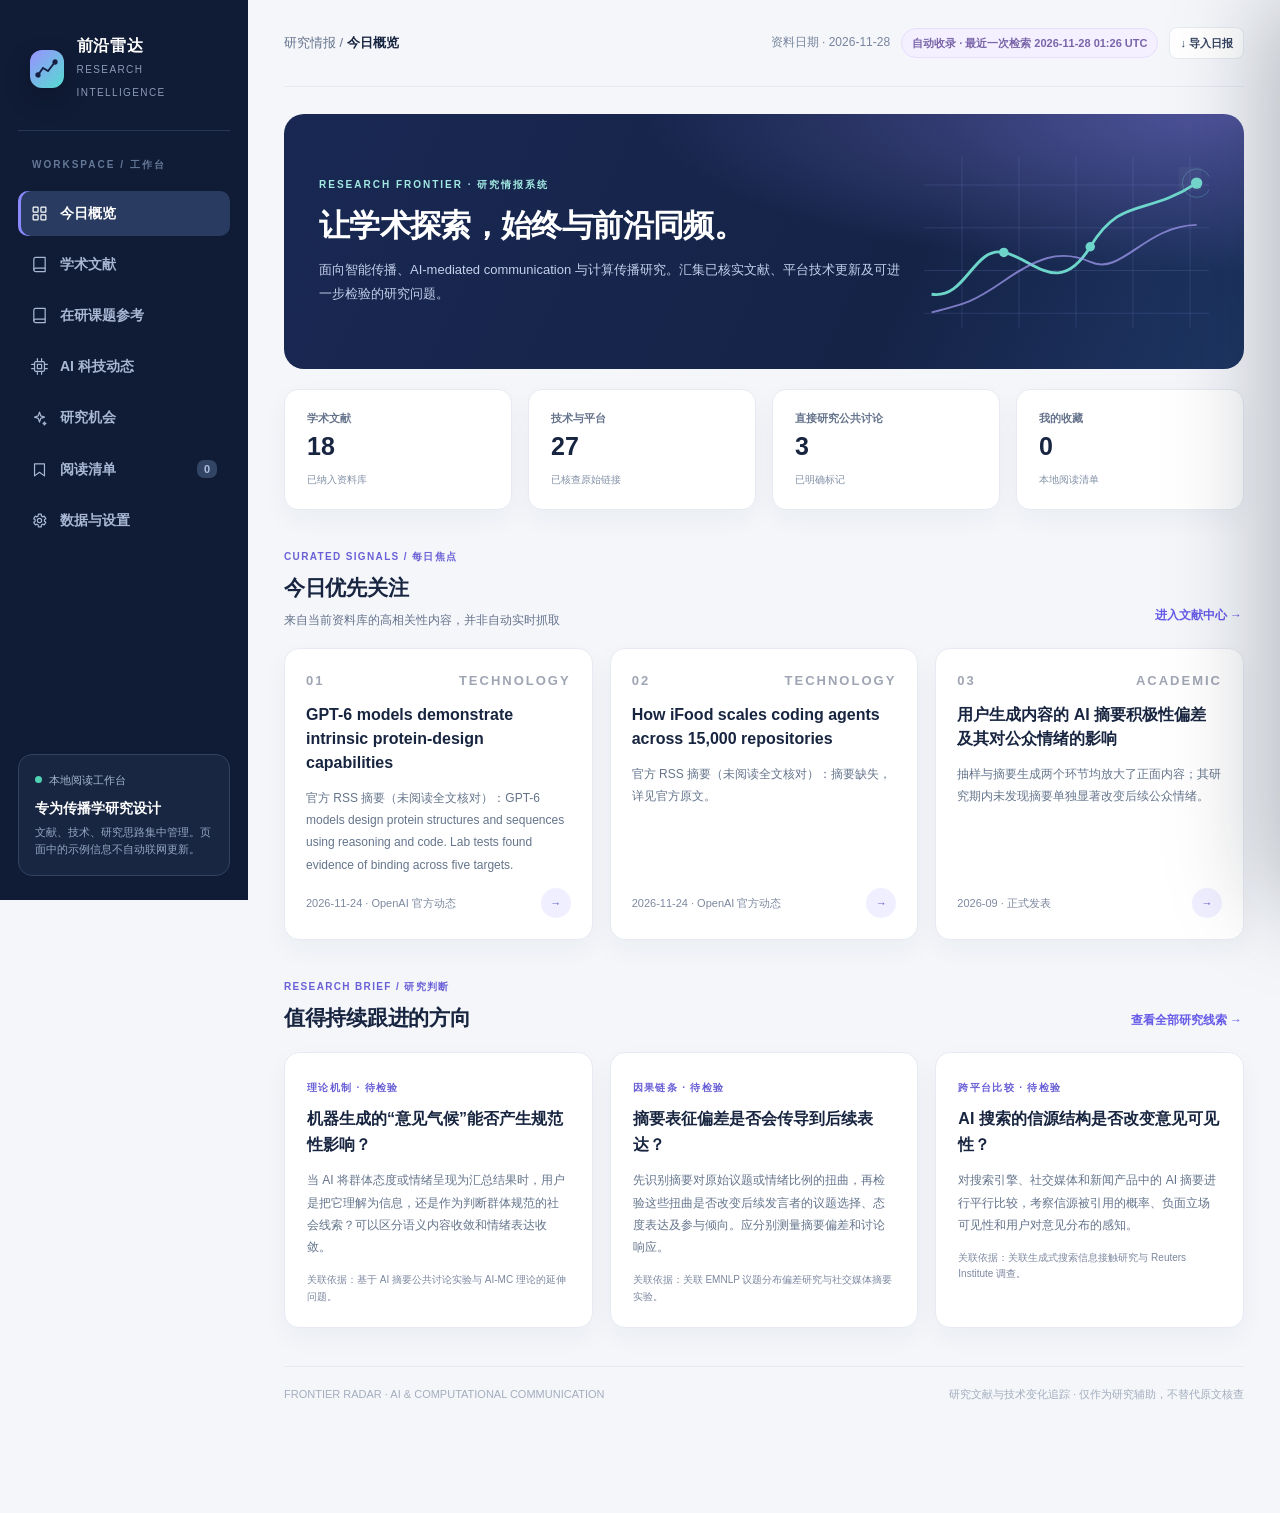
<file: index.html>
<!DOCTYPE html>
<html lang="zh-CN">
<head>
<meta charset="utf-8" />
<meta name="viewport" content="width=device-width, initial-scale=1" />
<meta name="color-scheme" content="light" />
<title>前沿雷达 · 智能传播与 AI 科研情报</title>
<style>
:root{--bg:#f4f6fa;--paper:#fff;--ink:#182540;--sub:#65738c;--line:#e7eaf1;--purple:#6559e8;--purplep:#f0efff;--teal:#0f9e98;--tealp:#e8f8f6;--nav:#101b35;--shadow:0 10px 26px rgba(22,39,75,.042)}
*{box-sizing:border-box}html{scroll-behavior:smooth}body{margin:0;background:var(--bg);color:var(--ink);font-family:Inter,-apple-system,BlinkMacSystemFont,"PingFang SC","Microsoft YaHei",sans-serif;font-size:14px;line-height:1.65}button,input,select,textarea{font:inherit}button{cursor:pointer}a{color:inherit}a:focus-visible,button:focus-visible,input:focus-visible,select:focus-visible,textarea:focus-visible{outline:3px solid #adadff;outline-offset:2px}.app{min-height:100vh;display:grid;grid-template-columns:248px minmax(0,1fr)}.sidebar{background:var(--nav);padding:29px 18px 24px;color:#d1dcf6;position:sticky;top:0;height:100vh;display:flex;flex-direction:column;gap:18px}.brand{display:flex;align-items:center;gap:13px;padding:6px 12px 26px;border-bottom:1px solid #273757}.brandmark{width:38px;height:38px;border-radius:12px;background:linear-gradient(135deg,#9a91ff,#54ddd0);display:grid;place-items:center;box-shadow:0 10px 24px #0a102155}.brandmark svg{width:24px;height:24px;color:#172044}.brand strong{display:block;font-size:16px;letter-spacing:.7px;color:white;line-height:1.4}.brand small{color:#8d9bb7;font-size:10px;letter-spacing:1.4px}.navtitle{font-size:10px;letter-spacing:2px;color:#647997;font-weight:800;padding:8px 14px 0}.nav{display:grid;gap:6px}.nav button{border:0;background:transparent;color:#a8b8d4;text-align:left;padding:11px 13px;border-radius:10px;display:flex;align-items:center;gap:12px;font-weight:600;width:100%}.nav button:hover{background:#1c2c4d;color:white}.nav button.active{background:#293b61;color:#fff;box-shadow:inset 3px 0 0 #8a89ff}.nav svg{width:17px;height:17px;flex-shrink:0}.nav .count{margin-left:auto;background:#334564;color:#aebee2;min-width:20px;text-align:center;border-radius:7px;padding:0 4px;font-size:11px}.aside-bottom{margin-top:auto;border:1px solid #334361;border-radius:14px;padding:16px;background:#182641}.aside-bottom .online{font-size:11px;color:#a5b5cf;display:flex;align-items:center;gap:7px}.online i{display:block;width:7px;height:7px;border-radius:50%;background:#50d2b4}.aside-bottom strong{display:block;font-size:14px;margin:8px 0 4px;color:#fff}.aside-bottom p{font-size:11px;color:#93a6c3;margin:0;line-height:1.6}.main{min-width:0;padding:0 36px 72px;max-width:1540px;width:100%;margin:auto}.topbar{min-height:87px;display:flex;align-items:center;justify-content:space-between;gap:20px;border-bottom:1px solid var(--line)}.breadcrumbs{color:var(--sub);font-size:13px}.breadcrumbs strong{color:var(--ink);font-weight:700}.top-actions{display:flex;align-items:center;gap:11px;flex-wrap:wrap}.date-label{font-size:12px;color:#77849d}.chip{font-size:11px;border-radius:50px;padding:5px 10px;background:#fff;color:#4e5f7d;border:1px solid var(--line);font-weight:700}.chip.sample{color:#7964a9;background:#f4f0ff;border-color:#e7ddfe}.btn{border:1px solid var(--line);border-radius:10px;background:white;padding:9px 15px;color:#344360;font-size:12px;font-weight:750;display:inline-flex;align-items:center;justify-content:center;gap:8px;transition:.16s}.btn:hover{border-color:#c1c5ea;box-shadow:0 5px 15px #23334a10}.btn.primary{background:var(--purple);color:white;border-color:var(--purple)}.btn.primary:hover{background:#5144cb}.btn.ghost{background:transparent}.btn.small{padding:6px 10px;border-radius:8px;font-size:11px}.btn svg,.icon{height:16px;width:16px;flex-shrink:0}.section{display:none}.section.active{display:block;animation:fadeIn .2s ease-out}@keyframes fadeIn{from{opacity:.75;transform:translateY(5px)}to{opacity:1;transform:none}}.hero{background:radial-gradient(ellipse at 100% 0%,#50549c 0%,transparent 44%),linear-gradient(115deg,#192852 5%,#152347 65%,#1e3664);min-height:255px;border-radius:20px;overflow:hidden;margin-top:27px;color:white;position:relative;padding:31px 35px;display:flex;align-items:center;justify-content:space-between;gap:20px}.hero h1{font-weight:800;font-size:31px;line-height:1.33;letter-spacing:-.65px;margin:12px 0}.hero p{font-size:13px;color:#c4d0ec;max-width:590px;margin:0;line-height:1.85}.eyebrow{font-size:10px;letter-spacing:2px;text-transform:uppercase;font-weight:900;color:#6b61d7}.hero .eyebrow{color:#a1e9e2}.hero-visual{width:285px;max-width:35%;height:190px;flex-shrink:0;opacity:.95}.stats{display:grid;grid-template-columns:repeat(4,1fr);gap:16px;margin-top:20px}.stat{border:1px solid var(--line);background:var(--paper);border-radius:14px;padding:19px 22px;box-shadow:var(--shadow);min-width:0}.stat label{font-size:11px;color:var(--sub);font-weight:650;display:block}.stat b{font-size:25px;display:block;margin:3px 0;line-height:1.35}.stat span{font-size:10px;color:#8291a7}.heading{display:flex;justify-content:space-between;align-items:flex-end;gap:12px;margin:34px 0 17px}.heading h2{font-size:21px;margin:4px 0 0;letter-spacing:-.3px}.heading p{margin:5px 0 0;color:var(--sub);font-size:12px}.eyebrow.narrow{letter-spacing:1.35px}.linkbtn{border:0;background:transparent;color:var(--purple);font-size:12px;font-weight:750;padding:5px 2px}.grid3{display:grid;grid-template-columns:repeat(3,minmax(0,1fr));gap:17px}.feature,.story,.paper,.opportunity,.panel{background:var(--paper);border:1px solid var(--line);box-shadow:var(--shadow);border-radius:15px}.feature{padding:21px;display:flex;flex-direction:column;gap:12px;min-height:230px}.feature .num{color:#a0a5b4;font-size:13px;font-weight:800;letter-spacing:2px}.feature h3{font-size:16px;line-height:1.5;margin:0}.feature p,.story p,.paper p,.opportunity p{margin:0;color:#64748c;font-size:12px;line-height:1.85}.feature footer{font-size:11px;color:#7d89a0;display:flex;justify-content:space-between;align-items:center;margin-top:auto;gap:8px}.outline-arrow{border:0;background:#f0efff;color:#5f59cb;width:30px;height:30px;border-radius:50%;display:grid;place-items:center}.headbar{display:flex;flex-wrap:wrap;align-items:center;gap:10px;margin:21px 0 17px}.searchbox{min-width:200px;flex:1;position:relative}.searchbox svg{position:absolute;top:12px;left:14px;height:17px;width:17px;color:#8391a5}.searchbox input{height:43px;width:100%;padding:0 15px 0 40px;background:white;border:1px solid #e2e6ef;border-radius:10px;color:var(--ink)}select{height:43px;border:1px solid #e2e6ef;color:#43516a;border-radius:10px;background:#fff;padding:0 13px}.switch{display:flex;align-items:center;gap:7px;font-size:12px;color:#596783;background:#fff;border:1px solid var(--line);padding:10px 12px;border-radius:10px;cursor:pointer;user-select:none}.switch input{accent-color:var(--purple)}.papers{display:grid;grid-template-columns:repeat(2,minmax(0,1fr));gap:15px}.paper{padding:20px 21px;display:flex;flex-direction:column;gap:11px;min-height:262px}.tags{display:flex;flex-wrap:wrap;gap:6px}.tag{display:inline-flex;align-items:center;font-size:10px;font-weight:750;padding:3px 9px;border-radius:6px;background:#f2f4f8;color:#62718a}.tag.purple{background:var(--purplep);color:#6652c5}.tag.green{background:var(--tealp);color:#00786d}.tag.orange{background:#fff4e5;color:#a35c0a}.paper h3{font-size:16px;line-height:1.53;margin:0}.paper .english{font-size:11px;line-height:1.6;color:#8a96ab}.paper .meta,.story .meta{font-size:11px;color:#8490a5}.paper footer{margin-top:auto;padding-top:7px;display:flex;align-items:center;justify-content:space-between;gap:10px;border-top:1px solid #f0f1f5}.paper a,.story a{font-size:11px;font-weight:800;color:#5d57ba;text-decoration:none}.paper a:hover,.story a:hover{text-decoration:underline}.paper-footer-actions{display:flex;gap:7px;align-items:center}.iconbtn{border:1px solid var(--line);background:#fff;color:#8792a7;width:31px;height:31px;border-radius:9px;display:grid;place-items:center}.iconbtn.saved{background:#edeafe;color:#6d59db;border-color:#dcd4fc}.iconbtn svg{height:16px;width:16px}.storylist{display:grid;gap:14px}.story{padding:21px 23px;display:grid;grid-template-columns:minmax(0,1fr) auto;align-items:start;gap:14px}.story h3{font-size:16px;margin:5px 0}.story a{display:inline-block;margin-top:10px}.story .date{background:#f2f4f8;border-radius:8px;padding:7px 10px;color:#748198;font-size:11px;white-space:nowrap}.opportunity{padding:22px;min-height:220px}.opportunity h3{margin:7px 0 11px;font-size:16px}.opportunity .foot{font-size:10px;color:#7c88a0;margin-top:14px}.panel{padding:21px}.panel h3{font-size:14px;margin:0 0 9px}.panel p{font-size:12px;line-height:1.9;color:var(--sub)}.panel code{font-size:11px;background:#f2f4f8;padding:2px 4px;border-radius:4px}.two-col{display:grid;grid-template-columns:1.6fr 1fr;gap:17px}.progress{width:100%;height:8px;border-radius:8px;background:#edf0f6;overflow:hidden}.progress span{display:block;background:linear-gradient(90deg,#6253db,#29b5ad);height:100%;border-radius:8px}.reading{display:grid;gap:11px}.readitem{background:white;border:1px solid var(--line);border-radius:12px;padding:17px 18px;display:flex;justify-content:space-between;gap:20px;align-items:center}.story-actions{display:flex;gap:10px;align-items:center;flex-wrap:wrap;margin-top:12px}.story-actions a{margin-top:0}.reading-group-title{font-size:12px;margin:11px 0 0;color:#425273}.reading-group-empty{color:#8290a4;font-size:11px;margin:0 0 6px}.readitem strong{font-size:13px;display:block}.readitem small{color:#8190a6;font-size:11px}.readitem button{flex-shrink:0}.empty{padding:38px 22px;border:1px dashed #d7dce8;background:#fff;border-radius:13px;text-align:center;color:#8995aa;font-size:12px}.empty strong{display:block;color:#596882;font-size:14px;margin-bottom:6px}.footer{margin:38px 0;color:#a4aebe;font-size:11px;border-top:1px solid var(--line);padding-top:18px;display:flex;justify-content:space-between;gap:12px}.drawer-cover{position:fixed;inset:0;background:#101a36aa;z-index:19;opacity:0;pointer-events:none;transition:.22s}.drawer-cover.open{opacity:1;pointer-events:auto}.drawer{position:fixed;z-index:20;right:0;top:0;bottom:0;width:min(620px,100vw);background:#fff;box-shadow:-28px 0 90px #07112344;transform:translateX(102%);transition:.25s ease;overflow-y:auto;padding:29px 36px 42px}.drawer.open{transform:none}.drawer-top{display:flex;justify-content:space-between;align-items:center;gap:12px;padding-bottom:18px;border-bottom:1px solid var(--line)}.drawer h2{font-size:26px;line-height:1.5;margin:24px 0 10px}.drawer .en{color:#8190a6;font-size:13px;line-height:1.7}.drawer .detail{margin-top:25px}.drawer .detail h3{font-size:13px;margin:21px 0 6px}.drawer .detail p{font-size:13px;line-height:1.95;color:#526179;margin:0}.drawer .details-meta{margin-top:16px;display:flex;gap:8px;flex-wrap:wrap}.drawer textarea{width:100%;border:1px solid #e2e6ef;border-radius:10px;padding:12px;min-height:105px;resize:vertical;line-height:1.7}.drawer label{font-size:12px;color:#728198}.drawer .actions{display:flex;flex-wrap:wrap;gap:10px;margin:23px 0}.drawer select{margin-top:10px}.drawer .note{background:#f6f7fb;padding:14px;border-radius:9px;font-size:11px;color:#74839c;margin-top:15px;line-height:1.8}.toast{position:fixed;z-index:50;bottom:22px;right:28px;background:#192643;color:white;border-radius:11px;padding:12px 17px;box-shadow:0 15px 35px #14213d40;font-size:12px;opacity:0;pointer-events:none;transform:translateY(14px);transition:.2s}.toast.show{opacity:1;transform:none}.config-box{border-left:3px solid #8c80e8;background:#f7f6ff;border-radius:0 11px 11px 0;padding:13px 15px;color:#5b5f83;font-size:12px;line-height:1.8;margin:17px 0}.mobile-head{display:none}.no-wrap{white-space:nowrap}@media(max-width:1100px){.main{padding:0 23px 55px}.sidebar{width:212px;padding:22px 12px}.app{grid-template-columns:212px 1fr}.grid3{grid-template-columns:repeat(2,minmax(0,1fr))}.stats{grid-template-columns:repeat(2,1fr)}.hero-visual{max-width:30%;}}@media(max-width:760px){.app{display:block}.sidebar{position:static;height:auto;width:auto;padding:13px 14px;display:grid;grid-template-columns:1fr;align-items:center;gap:7px}.brand{border:0;padding:0}.brand small{display:none}.navtitle,.aside-bottom{display:none}.nav{display:flex;gap:3px;overflow-x:auto}.nav button{padding:8px;white-space:nowrap;font-size:11px}.nav svg{width:16px}.nav .count{display:none}.main{padding:0 15px 50px}.topbar{min-height:72px;align-items:flex-start;padding-top:14px;flex-direction:column;gap:6px;padding-bottom:12px}.hero{margin-top:17px;padding:26px 22px;min-height:230px}.hero h1{font-size:25px}.hero-visual{display:none}.papers,.grid3,.two-col{grid-template-columns:1fr}.stats{gap:9px}.stat{padding:13px 17px}.stat b{font-size:23px}.heading{margin-top:27px}.heading h2{font-size:18px}.searchbox{flex-basis:100%}.headbar{gap:7px}.paper{min-height:auto}.story{grid-template-columns:1fr}.story .date{width:max-content}.drawer{padding:19px 20px 40px}.drawer h2{font-size:21px}.footer{display:flex;flex-direction:column;align-items:flex-start}.brandmark{height:31px;width:31px}.brand strong{font-size:13px}}
</style>
<link rel="stylesheet" href="./research.css" />
</head>
<body>
<div class="app">
<aside class="sidebar">
  <div class="brand"><div class="brandmark"><svg viewBox="0 0 24 24" fill="none" stroke="currentColor" stroke-width="1.9"><path d="m3 18 5-7 5 3 7-9"/><circle cx="3" cy="18" r="1.7" fill="currentColor"/><circle cx="20" cy="5" r="1.7" fill="currentColor"/></svg></div><div><strong>前沿雷达</strong><small>RESEARCH INTELLIGENCE</small></div></div>
  <div class="navtitle">WORKSPACE / 工作台</div>
  <nav class="nav" id="nav"></nav>
  <div class="aside-bottom"><div class="online"><i></i>本地阅读工作台</div><strong>专为传播学研究设计</strong><p>文献、技术、研究思路集中管理。页面中的示例信息不自动联网更新。</p></div>
</aside>
<div class="main">
  <header class="topbar"><div class="breadcrumbs">研究情报 / <strong id="crumb">今日概览</strong></div><div class="top-actions"><span class="date-label" id="date-display"></span><span class="chip sample" id="sample-badge">已核实示例数据</span><button class="btn small" id="import-top">↓ 导入日报</button></div></header>
  <section class="section active" id="view-overview">
   <div class="hero"><div><div class="eyebrow">RESEARCH FRONTIER · 研究情报系统</div><h1>让学术探索，始终与前沿同频。</h1><p>面向智能传播、AI-mediated communication 与计算传播研究。汇集已核实文献、平台技术更新及可进一步检验的研究问题。</p></div><svg class="hero-visual" viewBox="0 0 300 180" fill="none" aria-hidden="true"><g stroke="#8E9FEB" stroke-opacity=".18"><path d="M0 30H300M0 75H300M0 120H300M0 165H300M40 0V180M100 0V180M160 0V180M220 0V180M280 0V180"/></g><path d="M8 145C44 151 52 94 84 101S142 149 175 95 232 64 287 28" stroke="#72DFD1" stroke-width="3"/><path d="M8 164C44 155 52 153 84 131S142 96 175 111 232 73 287 72" stroke="#AFA6FF" stroke-width="2" stroke-opacity=".7"/><circle cx="84" cy="101" r="5" fill="#72DFD1"/><circle cx="175" cy="95" r="5" fill="#72DFD1"/><circle cx="287" cy="28" r="6" fill="#72DFD1"/><circle cx="287" cy="28" r="15" stroke="#72DFD1" stroke-opacity=".3"/><path d="M268 11h24v25h-24z" fill="#fff" fill-opacity=".04"/></svg></div>
   <div class="stats" id="stats"></div>
   <div class="heading"><div><span class="eyebrow narrow">CURATED SIGNALS / 每日焦点</span><h2>今日优先关注</h2><p>来自当前资料库的高相关性内容，并非自动实时抓取</p></div><button class="linkbtn" data-navigate="literature">进入文献中心 →</button></div>
   <div class="grid3" id="highlights"></div>
   <div class="heading"><div><span class="eyebrow narrow">RESEARCH BRIEF / 研究判断</span><h2>值得持续跟进的方向</h2></div><button class="linkbtn" data-navigate="opportunities">查看全部研究线索 →</button></div>
   <div class="grid3" id="overview-opps"></div>
  </section>
  <section class="section" id="view-literature">
    <div class="heading"><div><span class="eyebrow narrow">ACADEMIC LITERATURE</span><h2>学术文献中心</h2><p>区分“公共讨论实证研究”“摘要系统研究”“人际 AI-MC 理论”等不同研究范畴</p></div><span class="chip" id="paper-count"></span></div>
    <div class="headbar"><div class="searchbox"><svg viewBox="0 0 24 24" fill="none" stroke="currentColor" stroke-width="2"><circle cx="11" cy="11" r="7"/><path d="m16 16 5 5"/></svg><input id="search" type="search" placeholder="搜索题名、作者、理论或研究方法..." aria-label="搜索文献"/></div><select id="topic" aria-label="主题筛选"><option value="all">全部研究主题</option><option value="AI摘要">AI 摘要</option><option value="AI-MC">AI-MC / 人机传播</option><option value="计算传播">计算传播与方法</option></select><select id="type" aria-label="发表类型"><option value="all">全部发表类型</option><option value="正式发表">正式发表</option><option value="工作论文">工作论文</option><option value="研究报告">研究报告</option></select><label class="switch"><input type="checkbox" id="public-only"/>仅看公共讨论研究</label></div>
    <div class="papers" id="papers"></div>
  </section>
  <section class="section" id="view-technology"><div class="heading"><div><span class="eyebrow narrow">PLATFORM & TECHNOLOGY</span><h2>AI 技术与平台动态</h2><p>技术更新仅依据发布方可核实材料；支持收藏官方报告与网页，留存研究参考链接</p></div></div><div class="storylist" id="tech-list"></div></section>
  <section class="section" id="view-opportunities"><div class="heading"><div><span class="eyebrow narrow">RESEARCH OPPORTUNITIES</span><h2>研究问题与理论线索</h2><p>以下为基于现有证据提出的待检验研究问题，不是已证实的研究结论</p></div></div><div class="grid3" id="opps"></div></section>
  <section class="section" id="view-reading"><div class="heading"><div><span class="eyebrow narrow">PERSONAL READING</span><h2>我的资料收藏与阅读清单</h2><p>统一管理学术文献、官方报告与科技动态；收藏和笔记仅保存在当前浏览器</p></div><button class="btn small" id="export-notes">导出我的数据</button></div><div class="two-col"><div class="panel"><h3>已收藏的研究资料</h3><div class="reading" id="reading-list"></div></div><div class="panel"><h3>阅读进度</h3><p id="reading-text"></p><div class="progress"><span id="reading-progress" style="width:0%"></span></div><div class="config-box">学术文献和官方技术资料分别列出。官方资料会保留原文链接、发布信息与收藏时的摘要，以便后续研究引用；建议定期导出备份。</div></div></div></section>
  <section class="section" id="view-settings"><div class="heading"><div><span class="eyebrow narrow">DATA & SOURCES</span><h2>数据来源与更新方式</h2><p>支持托管后的自动数据同步；离线打开时使用本地资料，自动收录内容均明确标注证据范围</p></div></div><div class="two-col"><div class="panel"><h3>数据导入</h3><p>内置截至 <strong>2026年11月16日</strong> 的示例资料。托管到 GitHub Pages 后网页会自动读取 data/feed.json，并将更新并入历史资料。自动收录条目仅为来源元数据或官方 RSS 摘要，不能视为已经核查全文。仍可使用手动 JSON 导入。</p><div style="display:flex;flex-wrap:wrap;gap:9px;margin-top:14px"><button class="btn primary" id="import-settings">导入 JSON 日报</button><button class="btn" id="download-template">下载导入示例</button><button class="btn" id="export-all">导出当前数据</button></div><div class="config-box" id="auto-sync-status"><strong>自动同步：</strong>正在检查已发布数据……</div></div><div class="panel"><h3>证据与透明度</h3><p>① 文献记录含原始链接、出版类型及核查范围；② 不将工作论文标记为已通过同行评审；③ 不以 AI 生成的分析性建议替代实证研究发现；④ 内容缺失时展示空结果，而非虚构实时内容。</p><p>参考来源：ACL Anthology、JCMC/Oxford Academic、NYU CSMaP、Reuters Institute、Frontiers in Psychology、Google Blog、OpenAI 官方网站。</p><p style="color:#a0a9ba;font-size:11px">版本 v1.1 · 静态网页 + GitHub Actions 自动数据源 · 阅读记录仍为本地存储</p></div></div></section>
 <footer class="footer"><span>FRONTIER RADAR · AI & COMPUTATIONAL COMMUNICATION</span><span>研究文献与技术变化追踪 · 仅作为研究辅助，不替代原文核查</span></footer>
</div></div>
<div class="drawer-cover" id="cover"></div><aside class="drawer" id="drawer" role="dialog" aria-modal="true" aria-label="文献详情"><div class="drawer-top"><span class="eyebrow">PAPER / DOCUMENT DETAILS</span><button id="close-drawer" class="iconbtn" aria-label="关闭详情">✕</button></div><div id="drawer-content"></div></aside><div class="toast" id="toast" role="status"></div><input type="file" accept=".json,application/json" id="file-import" hidden/>
<script>
'use strict';
const NAV=[['overview','今日概览','home'],['literature','学术文献','book'],['technology','AI 科技动态','cpu'],['opportunities','研究机会','spark'],['reading','阅读清单','bookmark'],['settings','数据与设置','settings']];
const ICON={home:'<rect x="3" y="3" width="7" height="7" rx="1"/><rect x="14" y="3" width="7" height="7" rx="1"/><rect x="3" y="14" width="7" height="7" rx="1"/><rect x="14" y="14" width="7" height="7" rx="1"/>',book:'<path d="M4 19.5A2.5 2.5 0 0 1 6.5 17H20"/><path d="M6.5 2H20v20H6.5A2.5 2.5 0 0 1 4 19.5v-15A2.5 2.5 0 0 1 6.5 2Z"/>',cpu:'<rect x="5" y="5" width="14" height="14" rx="2"/><path d="M9 9h6v6H9zM9 1v4M15 1v4M9 19v4M15 19v4M1 9h4M1 15h4M19 9h4M19 15h4"/>',spark:'<path d="m12 3 1.8 5.2L19 10l-5.2 1.8L12 17l-1.8-5.2L5 10l5.2-1.8L12 3ZM19 17l.8 1.2L21 19l-1.2.8L19 21l-.8-1.2L17 19l1.2-.8L19 17Z"/>',bookmark:'<path d="M5 4h14v17l-7-5-7 5V4z"/>',settings:'<circle cx="12" cy="12" r="3"/><path d="M19 12a7 7 0 0 0-.1-1l2-1.6-2-3.5-2.4 1a7 7 0 0 0-1.7-1L14.5 3h-4L10 5.9a7 7 0 0 0-1.7 1l-2.4-1-2 3.5L5.9 11a7 7 0 0 0 0 2l-2 1.6 2 3.5 2.4-1a7 7 0 0 0 1.7 1l.5 2.9h4l.3-2.9a7 7 0 0 0 1.7-1l2.4 1 2-3.5L18.9 13c.1-.3.1-.7.1-1z"/>'};
const svg=(name)=>`<svg viewBox="0 0 24 24" fill="none" stroke="currentColor" stroke-linecap="round" stroke-linejoin="round" stroke-width="1.7" aria-hidden="true">${ICON[name]||ICON.book}</svg>`;
const INITIAL={date:'2026-11-16',label:'已核实示例数据',papers:[
{id:'p1',title:'社交媒体中的 AI 摘要改善对话质量，却减少讨论参与',en:'AI summaries in social media improve dialogue but reduce engagement',authors:'Michael Heseltine, Christopher A. Bail, Petter Törnberg, Michelle Schimmel, Christopher Barrie',date:'2026-03-26',venue:'NYU Center for Social Media, AI, and Politics',type:'工作论文',topic:['AI摘要','计算传播'],public:true,method:'两项预注册在线实验；模拟可互动的社交媒体讨论环境。',question:'嵌入社交媒体的 AI 生成摘要如何影响评论内容、表达质量与参与行为？',finding:'工作论文摘要报告：AI 摘要提高评论质量，但降低讨论参与，并提高用户评论与摘要之间的语义相似度；未系统性提高毒性或负面情绪。',scope:'已核对机构发布的摘要，未逐项复核全文分析。',significance:'直接研究 AI 摘要返回讨论界面后的表达与参与变化；明确属于公共讨论研究，但实验场景不同于真实平台长期运行。',tags:['公共讨论','AI摘要','预注册实验','语义相似度'],url:'https://csmapnyu.org/research/academic-research/ai-summaries-in-social-media-improve-dialogue-but-reduce-engagement'},
{id:'p2',title:'大语言模型摘要系统性地扭曲议题分布',en:'LLM Summaries Systematically Distort Topic Distributions',authors:'Shreeya Nallagonda, Melissa Torgbi, Harish Tayyar Madabushi, Steven Schockaert',date:'2026-10',venue:'EMNLP 2026',type:'正式发表',topic:['AI摘要','计算传播'],public:false,method:'50,000条合成评论、50个领域、11个模型；另以四个领域的真实评论进行验证。',question:'LLM 生成的汇总能否忠实反映输入评论中的议题分布？',finding:'会议论文摘要报告：模型系统性地放大某些议题，即使这些议题在输入中并不突出，甚至缺席；受测的提示词及采样等调整未将偏差降至可接受水平。',scope:'已核对 ACL Anthology 会议论文页面和摘要；可访问全文 PDF。',significance:'揭示 AI 摘要如何重构被呈现的议题分布；输入为消费者评论，并不直接检验公共讨论的后续表达。',tags:['摘要偏差','议题分布','模型评估','表征'],url:'https://aclanthology.org/2026.emnlp-main.309/'},
{id:'p3',title:'AI 中介搜索中的“答案气泡”：信息接触研究',en:'Answer Bubbles: Information Exposure in AI-Mediated Search',authors:'Michelle Huang, Agam Goyal, Koustuv Saha, Eshwar Chandrasekharan',date:'2026-10',venue:'Findings of EMNLP 2026',type:'正式发表',topic:['AI摘要','计算传播'],public:false,method:'比较五种系统对于11,000条真实搜索查询的回答，分析来源多样性、摘要语言和对来源的忠实度。',question:'生成式搜索在来源选择、语言确定性和引文忠实度方面与传统搜索有何不同？',finding:'论文摘要报告：生成式系统存在来源选择偏差，某些来源被过度引用；摘要中不确定性标记减少，社会媒体与负面框架的来源引用相对不足。',scope:'已核对 ACL Anthology 会议论文页面和摘要；可访问全文 PDF。',significance:'适合研究 AI 作为信息中介的来源选择与可见性，但不直接测量用户参与公共讨论。',tags:['AI搜索','信源多样性','算法把关','来源忠实度'],url:'https://aclanthology.org/2026.findings-emnlp.8/'},
{id:'p4',title:'2026年生成式 AI 与新闻：从独立工具走向信息基础设施',en:'Generative AI and News Report 2026: From standalone tools to information infrastructure',authors:'Felix Simon, Rasmus Kleis Nielsen, Richard Fletcher',date:'2026-10-29',venue:'Reuters Institute, University of Oxford',type:'研究报告',topic:['AI摘要','计算传播'],public:false,method:'跨九国公众调查，结合部分国家往年调查进行比较。',question:'公众如何接触与使用 AI 信息服务，尤其是新闻和搜索中的 AI 功能？',finding:'报告显示：九国平均57%的受访者表示过去一周在搜索中接触 AI 回答、摘要或助手；21%在社交媒体或即时通信应用中接触相关功能。',scope:'已核对机构发布的报告正文与方法说明。',significance:'提供 AI 摘要和 AI 信息中介日常接触规模的背景证据；并非对公共讨论话语结构的效果识别。',tags:['新闻接触','跨国调查','AI信息中介'],url:'https://reutersinstitute.politics.ox.ac.uk/generative-ai-and-news-report-2026-standalone-tools-information-infrastructure'},
{id:'p5',title:'AI 辅助在何种条件下削弱关系真实性？',en:'When does AI assistance undermine relational authenticity? A mini review of conditional effects in AI-mediated interpersonal communication',authors:'Marina R. Zheltukhina, Olga V. Sergeeva, Irina I. Volkova, et al.',date:'2026-11-10',venue:'Frontiers in Psychology',type:'正式发表',topic:['AI-MC'],public:false,method:'小型叙述性综述，整合13项核心实验研究与4项邻近研究，并讨论潜在调节因素。',question:'AI 辅助消息制作为什么在某些情境中损害、在另一些情境中不损害真实性？',finding:'综述归纳了使用披露、消息情绪性、关系亲密度和辅助水平等条件，但明确指出证据仍不一致，相关框架是有待检验的解释而非定论。',scope:'已核对开放获取论文正文。',significance:'AI-MC 人际传播的理论与条件效应研究；不是对公共舆论或集体表达的直接研究。',tags:['AI-MC','关系真实性','综述','披露'],url:'https://doi.org/10.3389/fpsyg.2026.1970730'},
{id:'p6',title:'AI 中介传播：定义、研究议程与伦理考量',en:'AI-Mediated Communication: Definition, Research Agenda, and Ethical Considerations',authors:'Jeffrey T. Hancock, Mor Naaman, Karen Levy',date:'2020-01-24',venue:'Journal of Computer-Mediated Communication',type:'正式发表',topic:['AI-MC'],public:false,method:'概念性理论论文，提出 AI-MC 的定义与研究议程。',question:'当 AI 代表传播者修改、增强或生成消息时，应如何重新界定传播中的主体性与中介性？',finding:'作者将 AI-MC 界定为计算主体代表传播者改变或生成沟通内容的传播过程，并讨论语言、信任、关系及伦理问题。论文特别说明其界定并不涵盖所有推荐排序算法。',scope:'已核对期刊摘要和正文节选。',significance:'AI-MC 研究的基础概念文献。研究重点是人际传播，不应直接等同于平台上的 AI 公共意见摘要。',tags:['经典理论','AI-MC','主体性','理论边界'],url:'https://doi.org/10.1093/jcmc/zmz022'}],
tech:[
{id:'t1',title:'Google 搜索引入 Gemini 4 Hydrogen',date:'2026-11-12',source:'Google Search 官方博客',excerpt:'Google 宣布升级搜索模型，加强复杂意图理解、query fan-out 与来源链接，并提供更结构化和可视化的回答。这是官方产品描述，尚不能据此认定实际来源多样性提高。',impact:'可持续比较更新前后的来源构成、引文分布、摘要措辞及用户点击行为。',url:'https://blog.google/products-and-platforms/products/search/gemini-4-hydrogen-search-upgrade/',tags:['AI搜索','平台更新']},
{id:'t2',title:'OpenAI 与 LVMH 媒体部门达成合作',date:'2026-11-16',source:'OpenAI 官方公告',excerpt:'合作包含新闻机构内部 AI 工具应用，并通过 ChatGPT 对相关媒体内容提供摘要、摘录、来源标识及原文链接。',impact:'可跟进媒体内容进入 AI 答案后的信源曝光、访问路径以及编辑自主权问题。',url:'https://openai.com/index/lvmh-media-division-partnership/',tags:['新闻业','AI信息中介']},
{id:'t3',title:'OpenAI 公布科研人员使用 AI 的报告',date:'2026-11-16',source:'OpenAI 官方报告',excerpt:'报告分析参与试点项目的1,819名科学家的消息数据，并调查其中251人，描述 AI 在文献、分析等任务中的使用。报告中的效率改善为参与者自我估计，不应视为独立因果检验。',impact:'可观察 AI 参与科研工作流的实际场景与评价方法，并辨析自我报告与客观实验的证据差异。',url:'https://openai.com/index/science-at-the-frontier/',tags:['科研工具','研究报告']}
],
opportunities:[
{id:'o1',title:'机器生成的“意见气候”能否产生规范性影响？',type:'理论机制 · 待检验',description:'当 AI 将群体态度或情绪呈现为汇总结果时，用户是把它理解为信息，还是作为判断群体规范的社会线索？可以区分语义内容收敛和情绪表达收敛。',basis:'基于 AI 摘要公共讨论实验与 AI-MC 理论的延伸问题。'},
{id:'o2',title:'摘要表征偏差是否会传导到后续表达？',type:'因果链条 · 待检验',description:'先识别摘要对原始议题或情绪比例的扭曲，再检验这些扭曲是否改变后续发言者的议题选择、态度表达及参与倾向。应分别测量摘要偏差和讨论响应。',basis:'关联 EMNLP 议题分布偏差研究与社交媒体摘要实验。'},
{id:'o3',title:'AI 搜索的信源结构是否改变意见可见性？',type:'跨平台比较 · 待检验',description:'对搜索引擎、社交媒体和新闻产品中的 AI 摘要进行平行比较，考察信源被引用的概率、负面立场可见性和用户对意见分布的感知。',basis:'关联生成式搜索信息接触研究与 Reuters Institute 调查。'}]};
const STORAGE='frontierRadarLibrary_v1',DATA_STORAGE='frontierRadarData_v1';
const esc=s=>String(s??'').replace(/[&<>"']/g,c=>({'&':'&amp;','<':'&lt;','>':'&gt;','"':'&quot;',"'":'&#39;'}[c]));
const safeUrl=u=>{try{let p=new URL(u);return ['https:','http:'].includes(p.protocol)?p.href:'#'}catch{return '#'}};
const stored=(key,def)=>{try{return JSON.parse(localStorage.getItem(key))??def}catch{return def}};
let corpus=stored(DATA_STORAGE,INITIAL),library=stored(STORAGE,{}),view='overview',current=null;
const el=id=>document.getElementById(id);
const countSaved=()=>Object.keys(library).filter(k=>library[k]?.saved).length;
const tag=(s,color='')=>`<span class="tag ${color}">${esc(s)}</span>`;
function nav(){el('nav').innerHTML=NAV.map(([id,label,ico])=>`<button data-nav="${id}" class="${view===id?'active':''}" aria-current="${view===id?'page':'false'}">${svg(ico)}<span>${esc(label)}</span>${id==='reading'?`<span class="count">${countSaved()}</span>`:''}</button>`).join('')}
function goto(name){if(!NAV.some(x=>x[0]===name))return;view=name;nav();document.querySelectorAll('.section').forEach(n=>n.classList.toggle('active',n.id===`view-${name}`));el('crumb').textContent=NAV.find(x=>x[0]===name)[1];window.scrollTo({top:0,behavior:'smooth'});render()}
function overview(){let p=corpus.papers||[],t=corpus.tech||[];el('date-display').textContent=`资料日期 · ${corpus.date||'未注明'}`;el('sample-badge').textContent=corpus.label||'本地导入数据';const data=[['学术文献',p.length,'已纳入资料库'],['技术与平台',t.length,'已核查原始链接'],['直接研究公共讨论',p.filter(x=>x.public).length,'已明确标记'],['我的收藏',countSaved(),'本地阅读清单']];el('stats').innerHTML=data.map(([l,n,sub])=>`<div class="stat"><label>${l}</label><b>${n}</b><span>${sub}</span></div>`).join('');let feature=[...t.slice(0,2).map(x=>({...x,kind:'tech'})),...p.filter(x=>x.public).slice(0,1).map(x=>({...x,kind:'paper'}))].slice(0,3);if(feature.length<3)feature=[...feature,...p.filter(x=>!feature.some(y=>y.id===x.id)).map(x=>({...x,kind:'paper'}))].slice(0,3);el('highlights').innerHTML=feature.length?feature.map((x,i)=>`<div class="feature"><div class="num">0${i+1} <span style="float:right">${esc(x.kind==='tech'?'TECHNOLOGY':'ACADEMIC')}</span></div><h3>${esc(x.title)}</h3><p>${esc(x.excerpt||x.finding)}</p><footer><span>${esc(x.date)} · ${esc(x.kind==='tech'?x.source:x.type)}</span><button aria-label="查看详情" class="outline-arrow" data-open="${esc(x.id)}">→</button></footer></div>`).join(''):'<div class="empty">暂无焦点内容</div>';el('overview-opps').innerHTML=(corpus.opportunities||[]).slice(0,3).map(x=>oppHtml(x)).join('')||'<div class="empty">暂无研究线索</div>'}
function oppHtml(x){return `<div class="opportunity"><span class="eyebrow narrow">${esc(x.type||'待检验研究问题')}</span><h3>${esc(x.title)}</h3><p>${esc(x.description)}</p><div class="foot">关联依据：${esc(x.basis||'暂无说明')}</div></div>`}
function papers(){const q=el('search').value.toLowerCase().trim(),topic=el('topic').value,type=el('type').value,pub=el('public-only').checked;let list=(corpus.papers||[]).filter(x=>(topic==='all'||(x.topic||[]).includes(topic))&&(type==='all'||x.type===type)&&(!pub||x.public)&&(!q||[x.title,x.en,x.authors,x.method,x.significance,...(x.tags||[])].join(' ').toLowerCase().includes(q)));el('paper-count').textContent=`${list.length} 篇匹配文献`;el('papers').innerHTML=list.length?list.map(x=>{let saved=library[x.id]?.saved;return `<article class="paper"><div class="tags">${tag(x.type,x.type==='工作论文'?'orange':x.type==='正式发表'?'green':'')}${x.public?tag('直接涉及公共讨论','purple'):tag('不直接研究公共讨论')}${(x.topic||[]).slice(0,2).map(y=>tag(y)).join('')}</div><div><h3>${esc(x.title)}</h3><div class="english">${esc(x.en)}</div></div><div class="meta">${esc(x.authors)} · ${esc(x.date)}</div><p>${esc(x.finding)}</p><footer><a href="${esc(safeUrl(x.url))}" target="_blank" rel="noopener noreferrer">原始来源 ↗</a><div class="paper-footer-actions"><button class="iconbtn ${saved?'saved':''}" data-save="${esc(x.id)}" title="${saved?'取消收藏':'收藏文献'}" aria-label="收藏文献">${svg('bookmark')}</button><button class="btn small" data-open="${esc(x.id)}">查看研究详情</button></div></footer></article>`}).join(''):'<div class="empty" style="grid-column:1/-1"><strong>没有匹配的文献</strong>可以重置筛选条件，或导入新的日报数据。</div>'}
function tech(){el('tech-list').innerHTML=(corpus.tech||[]).map(x=>{let saved=library[x.id]?.saved;return `<article class="story"><div><div class="tags">${(x.tags||[]).map(y=>tag(y)).join('')}</div><h3>${esc(x.title)}</h3><div class="meta">${esc(x.source)}</div><p>${esc(x.excerpt)}</p><p style="margin-top:8px"><b style="color:#3d527c">研究启发：</b>${esc(x.impact)}</p><div class="story-actions"><a href="${esc(safeUrl(x.url))}" target="_blank" rel="noopener noreferrer">查看官方来源 ↗</a><button class="btn small" data-open="${esc(x.id)}">详情 / 研究备注</button><button class="btn small" data-save="${esc(x.id)}">${saved?'取消收藏':'收藏资料'}</button></div></div><div class="date">${esc(x.date)}</div></article>`}).join('')||'<div class="empty">暂无技术动态</div>'}
function opportunities(){el('opps').innerHTML=(corpus.opportunities||[]).map(oppHtml).join('')||'<div class="empty">暂无研究线索</div>'}
function readings(){
const savedPapers=(corpus.papers||[]).filter(x=>library[x.id]?.saved);
const currentTech=new Map((corpus.tech||[]).map(x=>[x.id,x]));
const savedTech=Object.entries(library).filter(([id,record])=>record?.saved&&(currentTech.has(id)||record.reference?.kind==='tech')).map(([id,record])=>currentTech.get(id)||record.reference).filter(Boolean);
const total=savedPapers.length+savedTech.length,completed=[...savedPapers,...savedTech].filter(x=>library[x.id]?.status==='已读').length;
el('reading-text').textContent=`已读 ${completed} / 收藏 ${total} 项（文献 ${savedPapers.length}，官方资料 ${savedTech.length}）`;
el('reading-progress').style.width=(total?completed/total*100:0)+'%';
const item=(x,source)=>`<div class="readitem"><div><strong>${esc(x.title)}</strong><small>${esc(source)} · ${esc(x.date||'日期未注明')} · ${esc(library[x.id]?.status||'待读')}${library[x.id]?.note?' · 有研究笔记':''}</small></div><button class="btn small" data-open="${esc(x.id)}">查看记录</button></div>`;
el('reading-list').innerHTML=total?
`<h4 class="reading-group-title">学术文献（${savedPapers.length}）</h4>${savedPapers.map(x=>item(x,x.venue||'期刊来源')).join('')||'<p class="reading-group-empty">暂无收藏文献</p>'}<h4 class="reading-group-title">官方报告与科技动态（${savedTech.length}）</h4>${savedTech.map(x=>item(x,x.source||'官方来源')).join('')||'<p class="reading-group-empty">暂无收藏的官方资料</p>'}`:
'<div class="empty"><strong>还没有收藏研究资料</strong>在“学术文献”或“AI 科技动态”中点击收藏，即可在此查看并记录笔记。</div>';
}
function render(){overview();if(view==='literature')papers();if(view==='technology')tech();if(view==='opportunities')opportunities();if(view==='reading')readings()}
function persist(){try{localStorage.setItem(STORAGE,JSON.stringify(library))}catch{}nav();render()}
function toast(s){el('toast').textContent=s;el('toast').classList.add('show');clearTimeout(toast.timer);toast.timer=setTimeout(()=>el('toast').classList.remove('show'),2400)}
function rememberTech(id){
const x=(corpus.tech||[]).find(item=>item.id===id);
if(!x)return;
library[id]=library[id]||{saved:false,status:'待读',note:''};
library[id].reference={kind:'tech',id:x.id,title:x.title,source:x.source,date:x.date,url:x.url,excerpt:x.excerpt,impact:x.impact,tags:x.tags};
}
function save(id){rememberTech(id);library[id]=library[id]||{saved:false,status:'待读',note:''};library[id].saved=!library[id].saved;persist();toast(library[id].saved?'已加入收藏':'已取消收藏')}
function openItem(id){const paper=(corpus.papers||[]).find(x=>x.id===id),news=(corpus.tech||[]).find(x=>x.id===id)||(library[id]?.reference?.kind==='tech'?library[id].reference:null);if(!paper&&!news)return;current=id;let x=paper||news;let html=`<h2>${esc(x.title)}</h2>${paper?`<div class="en">${esc(x.en)}</div>`:''}<div class="details-meta">${tag(x.type||'技术动态',paper&&x.type==='工作论文'?'orange':'green')}${paper&&x.public?tag('直接研究公共讨论','purple'):''}${(x.tags||[]).slice(0,4).map(y=>tag(y)).join('')}</div>`;
if(paper){let st=library[id]||{saved:false,status:'待读',note:''};html+=`<div class="detail"><h3>作者与出处</h3><p>${esc(x.authors)}<br>${esc(x.venue)} · ${esc(x.date)}</p><h3>研究问题</h3><p>${esc(x.question)}</p><h3>数据与研究方法</h3><p>${esc(x.method)}</p><h3>核心发现</h3><p>${esc(x.finding)}</p><h3>与公共讨论 / 智能传播研究的关系</h3><p>${esc(x.significance)}</p><h3>证据核查范围</h3><p>${esc(x.scope)}</p></div><div class="actions"><a class="btn primary" href="${esc(safeUrl(x.url))}" target="_blank" rel="noopener noreferrer">打开原始文献 ↗</a><button class="btn" data-save="${esc(x.id)}">${st.saved?'取消收藏':'加入阅读清单'}</button></div><div class="detail"><h3>个人阅读记录</h3><label for="read-status">阅读状态</label><div><select id="read-status"><option ${st.status==='待读'?'selected':''}>待读</option><option ${st.status==='在读'?'selected':''}>在读</option><option ${st.status==='已读'?'selected':''}>已读</option></select></div><h3>研究笔记</h3><textarea id="note" placeholder="记录理论启发、研究设计或待核对问题...">${esc(st.note||'')}</textarea><div style="margin-top:10px"><button class="btn primary" id="save-note">保存阅读记录</button></div></div><div class="note">阅读记录仅存储于当前浏览器。清理网站数据或使用其他设备可能导致记录丢失，建议定期导出。</div>`}
else{let st=library[id]||{saved:false,status:'待读',note:''};html+=`<div class="detail"><h3>发布主体与日期</h3><p>${esc(x.source)} · ${esc(x.date)}</p><h3>官方披露内容</h3><p>${esc(x.excerpt)}</p><h3>可能的传播学研究启发</h3><p>${esc(x.impact)}</p></div><div class="actions"><a class="btn primary" href="${esc(safeUrl(x.url))}" target="_blank" rel="noopener noreferrer">查看官方原文 ↗</a><button class="btn" data-save="${esc(x.id)}">${st.saved?'取消收藏':'收藏为研究资料'}</button></div><div class="detail"><h3>个人参考记录</h3><label for="read-status">阅读状态</label><div><select id="read-status"><option ${st.status==='待读'?'selected':''}>待读</option><option ${st.status==='在读'?'selected':''}>在读</option><option ${st.status==='已读'?'selected':''}>已读</option></select></div><h3>研究用途与参考笔记</h3><textarea id="note" placeholder="例如：可以用于哪项研究、对应的数据或技术参数、需要引用的出处...">${esc(st.note||'')}</textarea><div style="margin-top:10px"><button class="btn primary" id="save-note">保存研究记录</button></div></div><div class="note">保存的是官方资料的标题、发布时间、来源链接及当时收录的摘要，不是网页全文。收藏和笔记仅在当前浏览器保存，建议定期导出备份。</div>`}el('drawer-content').innerHTML=html;el('cover').classList.add('open');el('drawer').classList.add('open');el('drawer').scrollTop=0;document.body.style.overflow='hidden'}
function closeDrawer(){el('cover').classList.remove('open');el('drawer').classList.remove('open');document.body.style.overflow='';current=null}
function download(content,filename){let a=document.createElement('a');a.href=URL.createObjectURL(new Blob([content],{type:'application/json;charset=utf-8'}));a.download=filename;document.body.appendChild(a);a.click();a.remove();setTimeout(()=>URL.revokeObjectURL(a.href),1000)}
function exportAll(){download(JSON.stringify(corpus,null,2),`前沿雷达-资料库-${corpus.date||'archive'}.json`)}
function exportNotes(){download(JSON.stringify({exportedAt:new Date().toISOString(),library},null,2),'前沿雷达-我的阅读记录.json')}
function downloadTemplate(){let t={date:'2026-11-17',label:'手动导入的日报',papers:[{id:'paper-unique-1',title:'中文标题',en:'Original Paper Title',authors:'Author A, Author B',date:'2026-11-17',venue:'Journal Name',type:'工作论文',topic:['AI摘要'],public:true,method:'真实研究方法',question:'研究问题',finding:'仅依据摘要或全文核对后的结论',scope:'仅核对摘要，未核对全文',significance:'与公共讨论或AI中介研究的关系',tags:['公共讨论','AI摘要'],url:'https://example.org/paper'}],tech:[{id:'tech-unique-1',title:'技术标题',date:'2026-11-17',source:'发布方',excerpt:'核查的公告事实',impact:'研究启发（非研究结论）',tags:['平台更新'],url:'https://example.org/announcement'}],opportunities:[{id:'idea-1',title:'研究问题',type:'待检验',description:'待检验的研究设想',basis:'灵感来源'}]};download(JSON.stringify(t,null,2),'前沿雷达-数据导入模板.json')}
function validate(data){if(!data||typeof data!=='object'||Array.isArray(data))throw Error('JSON 根目录应为对象');if(!Array.isArray(data.papers)||!Array.isArray(data.tech)||!Array.isArray(data.opportunities))throw Error('必须包含 papers、tech、opportunities 三个数组');if(data.papers.length>1000||data.tech.length>1000||data.opportunities.length>1000)throw Error('单次导入最多每模块1000条');for(const kind of ['papers','tech'])for(const r of data[kind]){if(!r||typeof r!=='object'||!r.id||!r.title||!r.url||safeUrl(r.url)==='#')throw Error(kind+' 存在缺少 id / title / 有效URL 的条目');if(kind==='papers'&&!['正式发表','工作论文','研究报告'].includes(r.type))throw Error('文献发表类型必须为正式发表、工作论文或研究报告')}for(const arr of [data.papers,data.tech,data.opportunities]){let ids=arr.map(x=>x.id);if(new Set(ids).size!==ids.length)throw Error('每个模块的条目 id 不得重复')}return true}
function mergeByKey(previous, incoming){const byKey=new Map(),keyOf=x=>{let u=safeUrl(x.url||'');return u==='#'?('id:'+x.id):('url:'+u.replace(/\/$/,''))};for(const x of [...previous,...incoming]){const key=keyOf(x);if(!byKey.has(key))byKey.set(key,x);else byKey.set(key,{...byKey.get(key),...x,id:byKey.get(key).id})}return [...byKey.values()].sort((a,b)=>String(b.date||'').localeCompare(String(a.date||'')))}
async function importJson(f){if(!f)return;try{if(f.size>3*1024*1024)throw Error('单个JSON文件不能超过3MB');let txt=await f.text(),obj=JSON.parse(txt);validate(obj);corpus={date:obj.date||corpus.date,label:obj.label||'已导入历史日报',papers:mergeByKey(corpus.papers||[],obj.papers),tech:mergeByKey(corpus.tech||[],obj.tech),opportunities:mergeByKey(corpus.opportunities||[],obj.opportunities)};try{localStorage.setItem(DATA_STORAGE,JSON.stringify(corpus))}catch{}closeDrawer();el('search').value='';el('topic').value='all';el('type').value='all';el('public-only').checked=false;goto('overview');toast('已合并日报：累计 '+corpus.papers.length+' 篇文献 / '+corpus.tech.length+' 条技术动态')}catch(e){alert('导入失败：'+e.message)}finally{el('file-import').value=''}}
// Reads the public source from GitHub Pages. File:// mode keeps the bundled examples.
async function syncPublishedFeed(){
  const status=el('auto-sync-status');
  if(location.protocol==='file:'){
    if(status)status.textContent='离线模式：使用本地资料。GitHub Pages 部署后自动同步。';
    return;
  }
  try{
    const response=await fetch('./data/feed.json?v='+Date.now(),{cache:'no-store'});
    if(!response.ok)throw new Error('HTTP '+response.status);
    const data=await response.json();
    validate(data);
    const oldCount=(corpus.papers||[]).length+(corpus.tech||[]).length;
    corpus={date:data.date||corpus.date,label:data.label||corpus.label,
      papers:mergeByKey((corpus.papers||[]).filter(x=>!(x.tags||[]).includes('自动收录')),data.papers),
      tech:mergeByKey((corpus.tech||[]).filter(x=>!(x.tags||[]).includes('自动收录')),data.tech),
      opportunities:mergeByKey(corpus.opportunities||[],data.opportunities)};
    try{localStorage.setItem(DATA_STORAGE,JSON.stringify(corpus))}catch{}
    render();
    const newCount=(corpus.papers||[]).length+(corpus.tech||[]).length-oldCount;
    if(status)status.textContent='已同步：'+(data.checkedAt||data.date||'日期未知')+'；条目净变化 '+(newCount>0?'+':'')+newCount+' 条。'+(data.issues?.length?' 部分来源获取失败，请核对日志。':'');
  }catch(error){
    if(status)status.textContent='自动同步失败（'+error.message+'）：继续使用本地历史资料；可手动导入 JSON。';
  }
}
document.addEventListener('click',e=>{let n=e.target.closest('[data-nav]');if(n)return goto(n.dataset.nav);n=e.target.closest('[data-navigate]');if(n)return goto(n.dataset.navigate);n=e.target.closest('[data-open]');if(n)return openItem(n.dataset.open);n=e.target.closest('[data-save]');if(n){save(n.dataset.save);if(current===n.dataset.save)openItem(current);return}if(e.target.closest('#import-top,#import-settings'))el('file-import').click();if(e.target.closest('#download-template'))downloadTemplate();if(e.target.closest('#export-all'))exportAll();if(e.target.closest('#export-notes'))exportNotes();if(e.target.closest('#save-note')&&current){rememberTech(current);library[current]=library[current]||{saved:false,status:'待读',note:''};library[current].status=el('read-status').value;library[current].note=el('note').value;persist();toast('阅读记录已保存')}});
for(let id of ['search','topic','type','public-only'])el(id).addEventListener(id==='search'?'input':'change',()=>papers());
el('file-import').addEventListener('change',e=>importJson(e.target.files[0]));el('close-drawer').addEventListener('click',closeDrawer);el('cover').addEventListener('click',closeDrawer);document.addEventListener('keydown',e=>{if(e.key==='Escape')closeDrawer()});nav();render();syncPublishedFeed();
</script>
<script src="./research_ui.js"></script>
</body>
</html>
</file>
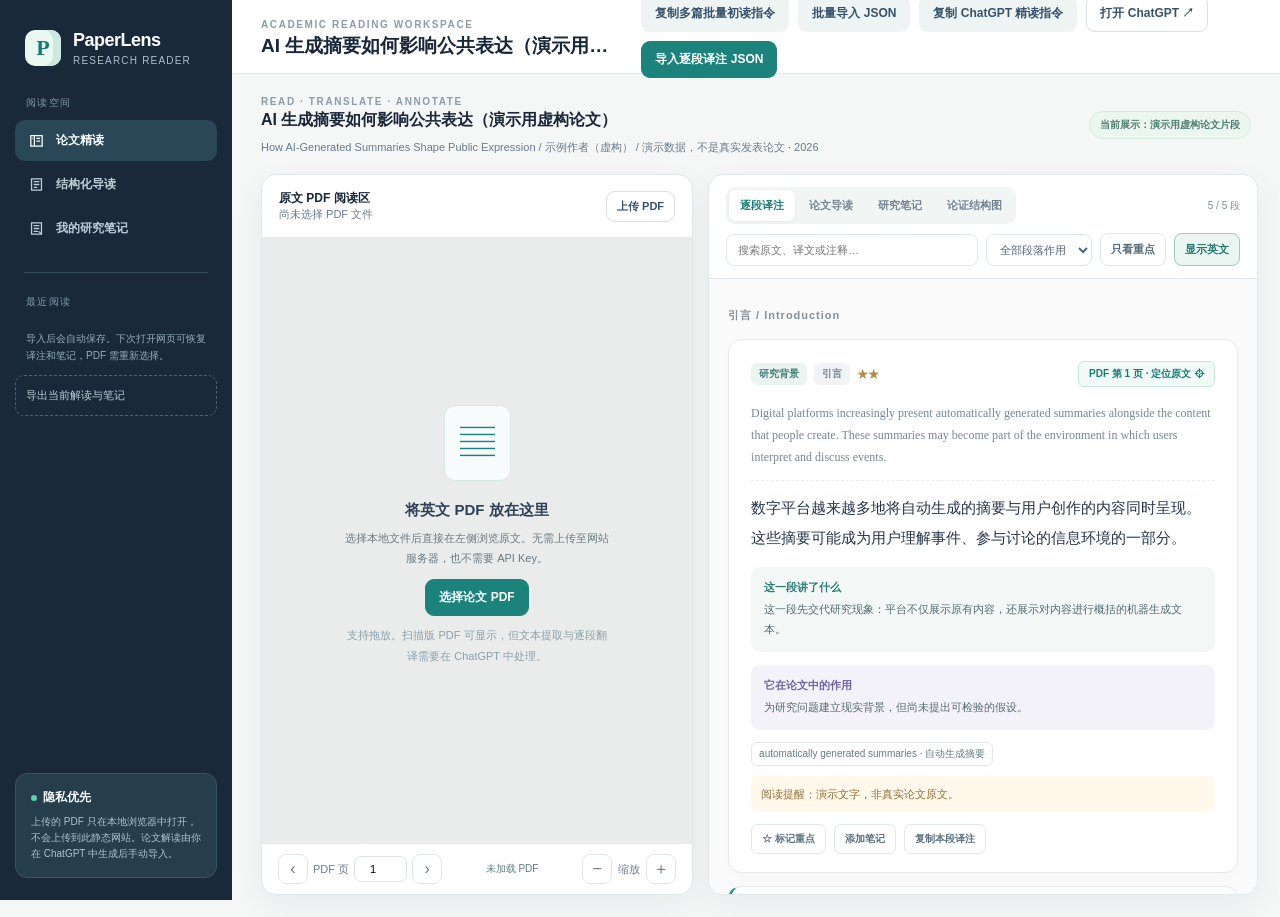
<file: reader/index.html>
<!DOCTYPE html>
<html lang="zh-CN">
<head>
<meta charset="utf-8">
<meta name="viewport" content="width=device-width, initial-scale=1">
<meta name="color-scheme" content="light">
<meta name="description" content="不调用付费 API 的学术论文双语精读工作台：PDF 原文、逐段中译、论证注释与研究笔记。">
<title>PaperLens · 学术论文精读工作台</title>
<style>
:root{--nav:#19293a;--nav2:#243a50;--accent:#1b827c;--accentBg:#e5f5f1;--purple:#655dac;--purpleBg:#f0eef9;--ink:#182638;--muted:#687b8c;--line:#e3e9ec;--paper:#fff;--bg:#f5f6f6;--sand:#f9f7f0;--shadow:0 10px 32px rgba(19,39,55,.055)}
*{box-sizing:border-box}html,body{height:100%}body{margin:0;background:var(--bg);font-family:Inter,-apple-system,BlinkMacSystemFont,"PingFang SC","Microsoft YaHei",sans-serif;color:var(--ink);font-size:13px}button,input,select,textarea{font:inherit}button{cursor:pointer}button:focus-visible,a:focus-visible,input:focus-visible,textarea:focus-visible,select:focus-visible{outline:3px solid #70bcb1;outline-offset:2px}a{color:inherit;text-decoration:none}svg{display:block}h1,h2,h3,h4,p{margin-top:0}.shell{display:grid;grid-template-columns:232px minmax(0,1fr);min-height:100vh}.sidebar{background:var(--nav);color:#d3dde3;min-height:100vh;padding:25px 15px 22px;display:flex;flex-direction:column;position:sticky;top:0;height:100vh;overflow:auto}.brand{display:flex;align-items:center;gap:12px;padding:5px 10px 29px}.brandIcon{background:#ebf8f2;color:#137b73;width:36px;height:36px;display:grid;place-items:center;border-radius:10px;font-family:Georgia,serif;font-weight:800;font-size:22px;box-shadow:inset -8px 0 #cde8df}.brand h2{font-size:18px;line-height:1.2;letter-spacing:-.5px;color:#fff;margin:0}.brand small{font-size:10px;color:#aebfcc;letter-spacing:.12em}.sidetitle{font-size:10px;letter-spacing:.14em;color:#7e99ab;padding:0 11px;margin:0 0 10px}.sidebtn{display:flex;align-items:center;gap:11px;width:100%;text-align:left;background:none;border:0;border-radius:10px;padding:12px 13px;color:#bccdd7;font-weight:650;font-size:12px;margin-bottom:3px}.sidebtn.active{color:#f9ffff;background:#294756}.sidebtn:hover{background:#30465a;color:#fff}.sidebtn svg{width:17px;height:17px;stroke:currentColor;stroke-width:1.8;fill:none}.separator{border-top:1px solid #34495a;margin:20px 9px 22px}.sidepaper{display:flex;gap:9px;padding:10px;border-radius:9px;color:#c6d4db;line-height:1.45;font-size:11px;align-items:start}.sidepaper em{font-size:10px;color:#80c5b9;font-style:normal;display:block;margin-top:4px}.sidepaper strong{font-size:11px;color:#f0f5f6}.sidepaper span{font-size:17px}.sideBottom{margin-top:auto;border-radius:12px;padding:15px;background:#263d4c;border:1px solid #365566}.sideBottom b{color:#f7fafb;font-size:12px}.sideBottom p{font-size:10px;line-height:1.6;margin:8px 0 0;color:#afc4cc}.main{min-width:0;display:flex;flex-direction:column}.topbar{height:74px;flex-shrink:0;background:#fff;display:flex;align-items:center;justify-content:space-between;padding:0 29px;border-bottom:1px solid var(--line);gap:18px}.topLeft{min-width:0}.eyebrow{font-size:10px;letter-spacing:.16em;text-transform:uppercase;color:#8a9ca9;font-weight:750}.topbar h1{font-size:19px;margin:5px 0 0;line-height:1.1;white-space:nowrap;overflow:hidden;text-overflow:ellipsis}.topActions,.actionGroup{display:flex;align-items:center;gap:9px;flex-wrap:wrap}.button{border:1px solid #d6e0e5;background:#fff;border-radius:9px;color:#38516a;padding:9px 13px;font-size:12px;font-weight:650;display:inline-flex;align-items:center;gap:7px;justify-content:center;white-space:nowrap}.button:hover{border-color:#9abbb8;background:#f8fbfb}.button.primary{background:var(--accent);border-color:var(--accent);color:#fff}.button.primary:hover{background:#146e68}.button.subtle{border-color:transparent;background:#eef4f3}.button.compact{padding:7px 10px;font-size:11px}.button:disabled{opacity:.45;cursor:not-allowed}.hero{display:grid;grid-template-columns:1fr auto;gap:20px;padding:19px 29px 17px;align-items:center;min-height:95px}.hero h2{font-size:16px;margin:0 0 7px;line-height:1.45}.hero p{font-size:11px;line-height:1.75;color:var(--muted);margin:0}.softChip{font-size:10px;color:#4f7d70;background:#eaf6ef;border:1px solid #d6ebdd;border-radius:30px;padding:6px 10px;white-space:nowrap;font-weight:700}.workspace{display:grid;grid-template-columns:minmax(330px,.88fr) minmax(440px,1.12fr);gap:15px;min-height:calc(100vh - 185px);padding:0 22px 22px 29px}.pane{background:var(--paper);border:1px solid #e0e8eb;box-shadow:var(--shadow);border-radius:15px;min-width:0;overflow:hidden;display:flex;flex-direction:column}.paneHead{padding:15px 17px;border-bottom:1px solid var(--line);display:flex;gap:10px;align-items:center;justify-content:space-between;min-height:59px}.paneHead strong{font-size:12px}.muted{color:var(--muted);font-size:11px}.pdfWrap{background:#e9eceb;min-height:380px;flex:1;display:grid;place-items:center;position:relative}.pdfWrap iframe{display:none;width:100%;height:100%;min-height:640px;border:0;background:#fff}.pdfEmpty{text-align:center;padding:30px 23px;max-width:310px;color:#6a7982}.docIcon{height:76px;width:67px;border-radius:11px;display:grid;place-items:center;background:#f7fbfb;border:1px solid #d7e9e6;color:#1b827c;font-size:35px;margin:0 auto 20px}.pdfEmpty h3{font-size:15px;color:#304258;margin:0 0 8px}.pdfEmpty p{line-height:1.85;font-size:11px}.pdfBottom{border-top:1px solid var(--line);padding:10px 16px;display:flex;align-items:center;justify-content:space-between;gap:8px}.pdfBottom p{margin:0;color:var(--muted);font-size:10px}.pageControls{display:flex;align-items:center;gap:5px}.pageControls input{width:53px;text-align:center;border:1px solid #d5e2e6;border-radius:7px;padding:6px;font-size:11px}.iconBtn{border:1px solid #e1e6e8;background:#fff;border-radius:8px;color:#637788;width:30px;height:30px;display:grid;place-items:center;font-size:16px}.readerTop{display:flex;justify-content:space-between;align-items:center;gap:8px;padding:12px 17px 9px}.tabs{display:flex;gap:3px;background:#f1f5f4;border-radius:9px;padding:3px}.tab{border:0;background:transparent;padding:8px 11px;border-radius:7px;color:#738491;font-size:11px;font-weight:700}.tab.active{background:#fff;color:#177d73;box-shadow:0 1px 5px #0f44330b}.stats{font-size:10px;color:#7a8c96}.filterBar{display:flex;align-items:center;gap:8px;flex-wrap:wrap;padding:0 17px 12px;border-bottom:1px solid var(--line)}.search{border:1px solid #dce5e9;border-radius:8px;padding:9px 11px;width:175px;min-width:100px;flex:1;font-size:11px}.select{border:1px solid #dce5e9;background:#fff;border-radius:8px;padding:8px 9px;font-size:11px;max-width:158px;color:#526575}.switchBtn{border:1px solid #dfe8e8;border-radius:8px;padding:8px 10px;background:#fff;font-weight:650;font-size:11px;color:#536a79}.switchBtn.active{background:#ebf6f2;border-color:#9accc4;color:#23766e}.readingCanvas{flex:1;overflow:auto;max-height:calc(100vh - 285px);background:#f9faf9;padding:18px 19px 27px}.readingCanvas .sectionTitle{font-size:11px;color:#83929b;letter-spacing:.09em;font-weight:750;margin:11px 0 16px}.paragraph{background:#fff;border:1px solid #e5e9ec;border-radius:13px;padding:21px 22px 18px;margin-bottom:13px;box-shadow:0 4px 14px rgba(27,43,55,.018);position:relative}.paragraph.priority{border-left:3px solid #2c9589}.paragraph.chosen{box-shadow:0 0 0 2px #8ac8bd,0 10px 20px #32534a13}.paraTop{display:flex;gap:8px;justify-content:space-between;align-items:center;margin-bottom:16px}.leftTags,.rightTags{display:flex;gap:7px;align-items:center;flex-wrap:wrap}.tag{display:inline-block;padding:4px 8px;border-radius:6px;background:#ecf4f2;color:#428077;font-size:10px;font-weight:750}.tag.grey{background:#f1f3f6;color:#738293}.tag.purple{background:#f0edf9;color:#7066ac}.tag.amber{background:#fff3e2;color:#a7792b}.importance{color:#b18b48;font-size:11px;font-weight:700}.pageLink{color:#688392;border:0;background:none;font-size:10px;font-weight:650;padding:4px}.pageLink:hover{text-decoration:underline}.translation{font-family:"Noto Serif SC","Songti SC","STSong",serif;font-size:15px;line-height:2.0;color:#243447;margin:0 0 14px}.original{font-family:Georgia,"Times New Roman",serif;color:#788691;line-height:1.8;font-size:12px;margin:0 0 12px;padding:0 0 12px;border-bottom:1px dashed #e6ecef}.roleBlock{background:#f3f8f6;border-radius:9px;padding:12px 13px;margin:13px 0 12px}.roleBlock b{font-size:11px;color:#287c74}.roleBlock p{font-size:11px;color:#536a70;line-height:1.8;margin:5px 0 0}.terms{display:flex;gap:6px;flex-wrap:wrap;margin:10px 0}.term{border:1px solid #dfe7e7;border-radius:6px;font-size:10px;color:#627c7d;padding:4px 7px}.caution{font-size:11px;color:#926d36;background:#fff8eb;border-radius:8px;padding:9px 10px;line-height:1.65;margin:9px 0}.noteView{background:#faf7f1;color:#8b714d;border-left:2px solid #d7b37d;padding:11px;margin:11px 0;font-size:11px;line-height:1.7;white-space:pre-wrap}.paraActions{display:flex;gap:8px;flex-wrap:wrap;margin-top:12px}.tinyBtn{border:1px solid #e0e7ea;border-radius:7px;padding:7px 10px;background:#fff;font-size:10px;color:#5a7180;font-weight:650}.tinyBtn.selected{border-color:#b9d6ce;background:#e7f4ef;color:#147e72}.introBox{background:linear-gradient(128deg,#eef8f3,#f4f2fb);border:1px solid #e1e9e8;border-radius:12px;padding:20px 23px;margin-bottom:15px}.introBox small{color:#638278;font-size:10px;font-weight:750;letter-spacing:.12em}.introBox h3{font-size:16px;margin:7px 0 9px}.introBox p{font-size:12px;line-height:1.95;color:#4b6371;margin:0}.introBox .facts{display:flex;gap:9px;margin-top:13px;flex-wrap:wrap}.introBox .facts span{font-size:10px;background:#fff9;border-radius:5px;padding:5px 8px;color:#6a7a86}.gridSummary{display:grid;grid-template-columns:1fr 1fr;gap:12px}.summaryCard{background:#fff;border:1px solid #e2e9ea;border-radius:12px;padding:19px}.summaryCard h3{font-size:12px;color:#314e5b;margin:0 0 8px}.summaryCard p,.summaryCard li{font-size:11px;line-height:1.85;color:#637888;margin:0}.summaryCard.wide{grid-column:1/-1}.summaryCard ol,.summaryCard ul{margin:0;padding-left:18px}.guide{padding:20px;background:#fff;border:1px dashed #c9d9d7;border-radius:12px;text-align:left}.guide h3{font-size:14px}.guide p,.guide li{font-size:11px;line-height:1.9;color:#677987}.guide ol{padding-left:18px}.noteList{display:grid;gap:12px}.noteEntry{border:1px solid #e5ecef;border-radius:12px;background:#fff;padding:18px}.noteEntry label{font-size:12px;font-weight:750;color:#445b68;display:block}.noteEntry textarea{resize:vertical;width:100%;min-height:100px;margin-top:10px;line-height:1.75;border:1px solid #d9e3e5;border-radius:10px;padding:11px}.smalltext{font-size:10px;color:#80929c;line-height:1.7}.notesBar{display:flex;gap:10px;margin-top:10px;align-items:center}.toast{position:fixed;bottom:22px;right:28px;background:#203c44;color:#fff;padding:12px 18px;border-radius:10px;box-shadow:0 10px 30px #142a2e25;font-size:12px;transform:translateY(80px);opacity:0;transition:.2s;z-index:20}.toast.show{transform:none;opacity:1}.modalOverlay{position:fixed;inset:0;background:#0e1d2d99;display:none;place-items:center;padding:25px;z-index:15}.modalOverlay.show{display:grid}.modal{width:min(720px,100%);max-height:90vh;overflow:auto;border-radius:17px;background:#fff;box-shadow:0 20px 80px #111d3466;padding:26px}.modal h2{font-size:19px;margin:0}.modal p{color:#657b86;font-size:11px;line-height:1.85}.modal textarea{width:100%;min-height:260px;resize:vertical;border:1px solid #dce6e9;border-radius:10px;line-height:1.6;padding:13px;font-family:ui-monospace,Consolas,monospace;font-size:11px}.modalTop{display:flex;justify-content:space-between;align-items:center;margin-bottom:10px}.modalActions{display:flex;gap:8px;justify-content:flex-end;flex-wrap:wrap;margin-top:14px}.drop{border:1.5px dashed #97b9af;border-radius:10px;padding:12px 15px;background:#f4faf6;color:#437c70;font-size:12px;margin:14px 0;text-align:center}.drop.drag{background:#e4f4ed}.libraryItem{border:1px solid #334f62;border-radius:10px;padding:10px 11px;margin:0 0 8px;display:flex;justify-content:space-between;gap:8px;align-items:center}.libraryItem button{background:none;color:#e1edf1;border:0;text-align:left;font-size:11px;line-height:1.5;flex:1}.libraryItem button:hover{color:#99e1d5}.libraryItem span{font-size:9px;opacity:.6}.helpHint{font-size:10px;color:#93aeb9;padding:11px;line-height:1.7}.notePanelTitle{font-size:11px;color:#5c7781;font-weight:750;letter-spacing:.08em;margin:0 0 11px}.hide{display:none!important}.pdfStatus{font-size:10px;color:#607f7c;max-width:160px;text-align:right}.storageNotice{margin-top:9px;font-size:10px;color:#8ba0ab}.archiveBtn{width:100%;text-align:left;padding:12px 10px;border-radius:9px;border:1px dashed #486578;background:none;color:#b9d1d6;font-size:11px}.archiveBtn:hover{background:#304c5d}.statusDot{width:6px;height:6px;border-radius:100%;background:#5bd1ae;display:inline-block;margin-right:6px}
@media(max-width:1180px){.shell{grid-template-columns:73px minmax(0,1fr)}.sidebar{padding:19px 9px}.brand{padding:0 8px 23px}.brand h2,.brand small,.sidebtn span,.sidetitle,.sideBottom,.sidepaper,.separator,.archiveBtn{display:none}.brandIcon{margin:auto}.sidebtn{justify-content:center;padding:12px 5px}.workspace{grid-template-columns:minmax(0,1fr) minmax(0,1fr);padding-left:17px;padding-right:17px}.hero,.topbar{padding-left:20px;padding-right:20px}}
@media(max-width:840px){.workspace{grid-template-columns:1fr;min-height:auto}.pdfWrap{height:470px;min-height:470px}.pdfWrap iframe{min-height:470px}.readingCanvas{max-height:none;min-height:500px}.hero{grid-template-columns:1fr}.softChip{justify-self:start}.topbar{height:auto;min-height:76px;flex-wrap:wrap;padding-top:12px;padding-bottom:12px}.topbar h1{font-size:17px}}
@media(max-width:580px){.shell{grid-template-columns:1fr}.sidebar{position:relative;min-height:58px;height:58px;display:flex;flex-direction:row;padding:7px 11px;overflow:hidden}.brand{padding:4px 8px 4px 0}.brand h2{display:block;font-size:14px}.brand small{display:none}.brandIcon{width:30px;height:30px;font-size:20px}.sidebar>nav{display:flex;align-items:center;gap:4px;flex:1;justify-content:flex-end}.sidebtn{margin:0;padding:8px 12px}.sidebtn:first-child{display:none}.sidebtn svg{width:17px}.hero{padding:15px}.topbar{padding:14px}.workspace{padding:0 10px 12px;gap:10px}.paneHead{padding:12px}.readingCanvas{padding:12px}.paragraph{padding:16px}.translation{font-size:14px}.gridSummary{grid-template-columns:1fr}.summaryCard.wide{grid-column:auto}.modal{padding:17px}.softChip{white-space:normal}.pdfStatus{max-width:100px}.tab{padding:7px 9px;font-size:10px}}
</style>
<link rel="stylesheet" href="./paperlens_v2.css">
</head>
<body>
<div class="shell">
  <aside class="sidebar">
    <div class="brand"><div class="brandIcon">P</div><div><h2>PaperLens</h2><small>RESEARCH READER</small></div></div>
    <p class="sidetitle">阅读空间</p>
    <nav>
      <button class="sidebtn active" id="navReader"><svg viewBox="0 0 24 24"><path d="M4 5h16v15H4zM9 5v15M7 9h-1M12 9h5M12 13h5"/></svg><span>论文精读</span></button>
      <button class="sidebtn" id="navSummary"><svg viewBox="0 0 24 24"><path d="M5 4h14v16H5zM8 8h8M8 12h8M8 16h5"/></svg><span>结构化导读</span></button>
      <button class="sidebtn" id="navNotes"><svg viewBox="0 0 24 24"><path d="M5 4h14v16H5zM8 8h8M8 12h8M8 16h6"/><path d="m15 16 4 4"/></svg><span>我的研究笔记</span></button>
    </nav>
    <div class="separator"></div>
    <p class="sidetitle">最近阅读</p>
    <div id="recentPapers"><div class="helpHint">导入解读文件后，会在这里保留最近阅读的记录。</div></div>
    <button id="archiveBtn" class="archiveBtn">导出当前解读与笔记</button>
    <div class="sideBottom"><b><span class="statusDot"></span>隐私优先</b><p>上传的 PDF 只在本地浏览器中打开，不会上传到此静态网站。论文解读由你在 ChatGPT 中生成后手动导入。</p></div>
  </aside>
  <main class="main">
    <header class="topbar">
      <div class="topLeft"><span class="eyebrow">ACADEMIC READING WORKSPACE</span><h1 id="headerTitle">文献精读工作台</h1></div>
      <div class="topActions">
        <button id="promptBtn" class="button subtle">复制 ChatGPT 精读指令</button>
        <a class="button" href="https://chatgpt.com/" target="_blank" rel="noopener noreferrer">打开 ChatGPT ↗</a>
        <button id="importBtn" class="button primary">导入逐段译注 JSON</button>
      </div>
    </header>
    <section class="hero">
      <div><span class="eyebrow">READ · TRANSLATE · ANNOTATE</span><h2 id="paperHeadline">以论证逻辑为核心，读懂每一段英文论文</h2><p id="paperMeta">原文 PDF / 逐段中文对照 / 研究方法与理论标注 / 个人阅读笔记</p></div>
      <span class="softChip" id="paperStatus">当前展示：演示用虚构论文片段</span>
    </section>
    <section class="workspace">
      <div class="pane">
        <div class="paneHead"><div><strong>原文 PDF 阅读区</strong><div class="muted" id="fileName">尚未选择 PDF 文件</div></div><div class="actionGroup"><button class="button compact" id="pdfUploadBtn">上传 PDF</button><input type="file" id="pdfFile" accept=".pdf,application/pdf" hidden></div></div>
        <div class="pdfWrap" id="dropTarget"><iframe id="pdfFrame" title="本地 PDF 阅读器"></iframe><div id="pdfEmpty" class="pdfEmpty"><div class="docIcon">▤</div><h3>将英文 PDF 放在这里</h3><p>选择本地文件后直接在左侧浏览原文。无需上传至网站服务器，也不需要 API Key。</p><button id="pdfEmptyBtn" class="button primary">选择论文 PDF</button><p class="storageNotice">支持拖放。扫描版 PDF 可显示，但文本提取与逐段翻译需要在 ChatGPT 中处理。</p></div></div>
        <div class="pdfBottom"><div class="pageControls"><button class="iconBtn" id="prevPage" aria-label="上一页">‹</button><span class="muted">PDF 页</span><input id="pageInput" aria-label="跳转 PDF 页面" type="number" value="1" min="1"><button class="iconBtn" id="nextPage" aria-label="下一页">›</button></div><span id="pdfStatus" class="pdfStatus">未加载 PDF</span></div>
      </div>
      <div class="pane">
        <div class="readerTop"><div class="tabs" role="tablist"><button role="tab" aria-selected="true" class="tab active" data-tab="reading">逐段译注</button><button role="tab" aria-selected="false" class="tab" data-tab="summary">论文导读</button><button role="tab" aria-selected="false" class="tab" data-tab="notes">研究笔记</button></div><span class="stats" id="readingCount">—</span></div>
        <div class="filterBar" id="readingFilters"><input class="search" id="searchInput" type="search" placeholder="搜索原文、译文或注释…"><select id="roleFilter" class="select" aria-label="按段落作用筛选"><option value="all">全部段落作用</option></select><button id="focusToggle" class="switchBtn">只看重点</button><button id="originalToggle" class="switchBtn active">显示英文</button></div>
        <div class="readingCanvas" id="readingCanvas"></div>
      </div>
    </section>
  </main>
</div>
<div class="modalOverlay" id="importModal" role="dialog" aria-modal="true" aria-labelledby="modalTitle">
  <div class="modal"><div class="modalTop"><div><span class="eyebrow">IMPORT / SYNC</span><h2 id="modalTitle">导入 ChatGPT 生成的逐段译注</h2></div><button id="closeModal" class="iconBtn" aria-label="关闭">×</button></div>
    <p>在 ChatGPT 网页版上传英文 PDF，并使用“复制精读指令”中的提示词生成 JSON 文件。这里可导入该文件，也可粘贴 JSON 内容。分批解读文件会按段落编号合并，不覆盖已有笔记。</p>
    <div class="drop" id="jsonDrop">拖放 JSON 文件到这里，或 <button class="button compact" id="chooseJson">选择 JSON 文件</button><input type="file" accept=".json,application/json" hidden id="jsonFile"></div>
    <textarea id="jsonPaste" spellcheck="false" placeholder="或将 ChatGPT 输出的 JSON 内容粘贴到这里……"></textarea>
    <div class="modalActions"><button id="templateBtn" class="button">下载 JSON 示例结构</button><button id="submitImport" class="button primary">解析并导入</button></div>
    <div class="storageNotice">PDF 与个人笔记都不会被本页面上传服务器。JSON 内容保存在本机浏览器存储中；可随时导出备份。</div>
  </div>
</div>
<div class="toast" id="toast" role="status" aria-live="polite"></div>
<script>
'use strict';
const DEMO={schemaVersion:1,paper:{id:'demo-fictional',title:'How AI-Generated Summaries Shape Public Expression',titleZh:'AI 生成摘要如何影响公共表达（演示用虚构论文）',authors:'示例作者（虚构）',year:'2026',journal:'演示数据，不是真实发表论文',doi:'',abstractZh:'这是用于展示精读界面的虚构论文片段，不构成真实研究证据。',coreQuestion:'AI 生成的讨论摘要在何种情况下可能成为影响后续表达的线索？',theoreticalContribution:'演示如何区分理论概念、研究问题与可观察的表达结果；并非真实理论贡献。',methodSummary:'以下段落均为演示文字，不对应真实研究数据或实验。',findings:'演示内容没有真实实证发现。',limitations:'所有段落为界面演示，不能用于学术引用。',takeaways:['先辨认研究问题，再追踪理论机制和证据。','区分作者明确报告的结果与讨论部分的可能解释。','遇到没有原文支持的结论时，标注“尚待核实”。']},sections:[{id:'intro',title:'Introduction',titleZh:'引言'},{id:'theory',title:'Theory',titleZh:'理论'},{id:'method',title:'Method',titleZh:'方法'},{id:'discussion',title:'Discussion',titleZh:'讨论'}],paragraphs:[{id:'p1-1',page:1,section:'intro',role:'研究背景',importance:2,original:'Digital platforms increasingly present automatically generated summaries alongside the content that people create. These summaries may become part of the environment in which users interpret and discuss events.',translation:'数字平台越来越多地将自动生成的摘要与用户创作的内容同时呈现。这些摘要可能成为用户理解事件、参与讨论的信息环境的一部分。',analysis:'这一段先交代研究现象：平台不仅展示原有内容，还展示对内容进行概括的机器生成文本。',logicNote:'为研究问题建立现实背景，但尚未提出可检验的假设。',terms:[{en:'automatically generated summaries',zh:'自动生成摘要'}],caution:'演示文字，非真实论文原文。'},{id:'p1-2',page:1,section:'intro',role:'研究空白',importance:3,original:'Existing studies have examined the accuracy of machine-generated summaries, but less is known about how the presence of a summary may relate to subsequent contributions in a public discussion.',translation:'既有研究已经考察机器生成摘要的准确性，但对于摘要的存在如何关联公共讨论中的后续表达，人们仍了解有限。',analysis:'这里把研究对象从“摘要本身是否准确”转向“摘要是否影响后续讨论”，是典型的问题转折段。',logicNote:'明确提出文献空白，为本研究的增量价值提供依据。',terms:[{en:'subsequent contributions',zh:'后续表达'}],caution:'“了解有限”需要正式论文提供对应的文献支持。'},{id:'p2-1',page:2,section:'theory',role:'理论机制',importance:3,original:'A summary of the apparent majority may serve as a social cue. Yet, whether users interpret such a cue as evidence about the world or as an indication of what others expect remains an open question.',translation:'关于表面多数意见的摘要可能成为一种社会线索。然而，用户究竟将这种线索理解为有关现实世界的信息，还是理解为他人期待的表达规范，仍是一个开放问题。',analysis:'这一段展示竞争性解释：摘要可能发挥信息性影响，也可能发挥规范性影响。',logicNote:'从研究现象推进到机制框架，说明为什么需要比较不同层次的结果指标。',terms:[{en:'social cue',zh:'社会线索'},{en:'apparent majority',zh:'表面多数意见'}],caution:'仅用于展示理论分析格式，不对应真实检验。'},{id:'p3-1',page:3,section:'method',role:'研究方法',importance:2,original:'To evaluate a proposed explanation, researchers should specify the unit of analysis, observation period, and indicators before interpreting changes over time.',translation:'为了评估所提出的解释，研究者应当在解释时间变化之前，明确分析单位、观察时期和测量指标。',analysis:'强调方法部分需要交代的三个基本要素：研究对象是什么、何时观察、如何测量。',logicNote:'为因果解释提供可评估的研究设计基础；这些条件本身并不保证因果识别。',terms:[{en:'unit of analysis',zh:'分析单位'}]},{id:'p4-1',page:4,section:'discussion',role:'讨论与贡献',importance:2,original:'Any observed aggregate change might reflect shifts in what active contributors write, changes in who participates, or both. Without individual exposure measures, the underlying process cannot be established.',translation:'观察到的总体变化可能来自活跃参与者表达方式的调整，也可能来自参与者构成的变化，或两者共同作用。如果缺少个体接触指标，就不能确认底层发生了哪一种过程。',analysis:'讨论结果的识别边界：整体表达分布的变化不自动等于个体态度改变。',logicNote:'避免从群体层次的观察结果直接推断个体心理机制。',terms:[{en:'aggregate change',zh:'总体变化'}],caution:'这类解释应与真实研究的数据设计对应，不能作为已验证的机制。'}]};
const el=id=>document.getElementById(id);
const escapeHtml=s=>String(s??'').replace(/[&<>"']/g,c=>({'&':'&amp;','<':'&lt;','>':'&gt;','"':'&quot;',"'":'&#39;'}[c]));
const paperKey=paper=>String(paper.id||paper.doi||paper.title||'untitled').trim().slice(0,150);
const STORE_PREFIX='paperlens.v1.';
const STATUS={pdf:null,pdfUrl:null,pack:null,focus:false,showEnglish:true,tab:'reading',currentPage:1,notes:{},flags:{},lastSelected:null,pdfName:''};
let toastTimer=null;
function toast(msg){el('toast').textContent=msg;el('toast').classList.add('show');clearTimeout(toastTimer);toastTimer=setTimeout(()=>el('toast').classList.remove('show'),3100)}
function saveCache(){if(!STATUS.pack)return;const key=paperKey(STATUS.pack.paper);try{localStorage.setItem(STORE_PREFIX+key,JSON.stringify({pack:STATUS.pack,notes:STATUS.notes,flags:STATUS.flags,updatedAt:Date.now()}));localStorage.setItem('paperlens.v1.recent',key)}catch(err){toast('本地空间不足，建议导出 JSON 备份')}}
function loadCache(key){try{const c=JSON.parse(localStorage.getItem(STORE_PREFIX+key));if(c&&c.pack){STATUS.pack=c.pack;STATUS.notes=c.notes||{};STATUS.flags=c.flags||{};renderAll();toast('已恢复本机保存的解读与笔记')}}catch{toast('保存的解读记录无法读取')}}
function recentItems(){const result=[];try{for(let i=0;i<localStorage.length;i++){const key=localStorage.key(i);if(!key.startsWith(STORE_PREFIX))continue;const info=JSON.parse(localStorage.getItem(key));if(info?.pack?.paper)result.push({key:key.slice(STORE_PREFIX.length),title:info.pack.paper.titleZh||info.pack.paper.title,updatedAt:info.updatedAt||0})}}catch{}return result.sort((a,b)=>b.updatedAt-a.updatedAt).slice(0,6)}
function renderRecent(){let list=recentItems();el('recentPapers').innerHTML=list.length?list.map(x=>`<div class="libraryItem"><button data-load="${escapeHtml(x.key)}">${escapeHtml(x.title)}</button><span>↗</span></div>`).join(''):'<div class="helpHint">导入后会自动保存。下次打开网页可恢复译注和笔记，PDF 需重新选择。</div>'}
function currentPack(){return STATUS.pack||DEMO}
function renderHeader(){const p=currentPack().paper;el('headerTitle').textContent=p.titleZh||p.title||'文献精读工作台';el('paperHeadline').textContent=p.titleZh||p.title;el('paperMeta').textContent=[p.title,p.authors,[p.journal,p.year].filter(Boolean).join(' · ')].filter(Boolean).join('  /  ');el('paperStatus').textContent=STATUS.pack?`已导入 ${currentPack().paragraphs.length} 个段落 · 本地保存`:'当前展示：演示用虚构论文片段';}
function tag(text,type=''){return `<span class="tag ${type}">${escapeHtml(text)}</span>`}
function allRoles(){return [...new Set(currentPack().paragraphs.map(p=>p.role).filter(Boolean))]}
function renderFilters(){const old=el('roleFilter').value;el('roleFilter').innerHTML='<option value="all">全部段落作用</option>'+allRoles().map(x=>`<option value="${escapeHtml(x)}">${escapeHtml(x)}</option>`).join('');el('roleFilter').value=allRoles().includes(old)?old:'all';el('focusToggle').classList.toggle('active',STATUS.focus);el('originalToggle').classList.toggle('active',STATUS.showEnglish)}
function listParagraphs(){const term=el('searchInput').value.trim().toLowerCase(),role=el('roleFilter').value;return currentPack().paragraphs.filter(p=>{if(STATUS.focus&&!(p.importance>=2||STATUS.flags[p.id]))return false;if(role!=='all'&&role!==p.role)return false;if(term&&!([p.original,p.translation,p.analysis,p.logicNote,p.role,p.section,...(p.terms||[]).map(x=>x.en+' '+x.zh)].join(' ').toLowerCase().includes(term)))return false;return true})}
function findSection(id){return currentPack().sections.find(s=>s.id===id)}
function renderParagraph(p){const selected=STATUS.lastSelected===p.id;const note=STATUS.notes[p.id]||'';const terms=(p.terms||[]).map(t=>`<span class="term">${escapeHtml(t.en)} · ${escapeHtml(t.zh)}</span>`).join('');return `<article class="paragraph ${p.importance>=3?'priority':''} ${selected?'chosen':''}" id="paragraph-${escapeHtml(p.id)}"><div class="paraTop"><div class="leftTags">${tag(p.role||'段落解析',p.importance>=3?'purple':'')}${tag(findSection(p.section)?.titleZh||p.section||'正文','grey')}<span class="importance">${p.importance>=3?'★★★':p.importance===2?'★★':'★'}</span></div><button class="pageLink" data-page="${Number(p.page)||1}">PDF 第 ${Number(p.page)||'?'} 页 ↗</button></div>${STATUS.showEnglish?`<p class="original" lang="en">${escapeHtml(p.original)}</p>`:''}<p class="translation">${escapeHtml(p.translation||'该段尚未翻译')}</p><div class="roleBlock"><b>这一段讲了什么</b><p>${escapeHtml(p.analysis||'尚无段落解释')}</p></div>${p.logicNote?`<div class="roleBlock" style="background:#f4f2f9"><b style="color:#6f62a3">它在论文中的作用</b><p>${escapeHtml(p.logicNote)}</p></div>`:''}${terms?`<div class="terms">${terms}</div>`:''}${p.caution?`<div class="caution">阅读提醒：${escapeHtml(p.caution)}</div>`:''}${note?`<div class="noteView">个人笔记：${escapeHtml(note)}</div>`:''}<div class="paraActions"><button class="tinyBtn ${STATUS.flags[p.id]?'selected':''}" data-flag="${escapeHtml(p.id)}">${STATUS.flags[p.id]?'★ 已标重点':'☆ 标记重点'}</button><button class="tinyBtn" data-note="${escapeHtml(p.id)}">${note?'修改笔记':'添加笔记'}</button><button class="tinyBtn" data-copy="${escapeHtml(p.id)}">复制本段译注</button></div></article>`}
function renderReading(){const ps=listParagraphs();el('readingCount').textContent=`${ps.length} / ${currentPack().paragraphs.length} 段`;if(!ps.length){el('readingCanvas').innerHTML='<div class="guide"><h3>没有匹配段落</h3><p>可以清除搜索词，或取消“只看重点”。</p></div>';return}let last='';el('readingCanvas').innerHTML=ps.map(p=>{const sec=findSection(p.section);let head='';if(p.section!==last){last=p.section;head=`<div class="sectionTitle">${escapeHtml(sec?.titleZh||p.section||'未标章节')} / ${escapeHtml(sec?.title||'')}</div>`;}return head+renderParagraph(p)}).join('')}
function summaryItem(title,content,wide=false){return `<div class="summaryCard ${wide?'wide':''}"><h3>${escapeHtml(title)}</h3><p>${escapeHtml(content||'原始材料未提供这一信息。')}</p></div>`}
function renderSummary(){const p=currentPack().paper;el('readingCount').textContent='论文结构导读';const takeaways=(p.takeaways||[]).map(t=>`<li>${escapeHtml(t)}</li>`).join('');el('readingCanvas').innerHTML=`<div class="introBox"><small>PAPER AT A GLANCE</small><h3>${escapeHtml(p.titleZh||p.title)}</h3><p>${escapeHtml(p.abstractZh||'作者摘要尚未翻译。')}</p><div class="facts"><span>${escapeHtml(p.authors||'作者待核查')}</span><span>${escapeHtml(p.journal||'来源待核查')}</span><span>${escapeHtml(p.year||'年份未注明')}</span></div></div><div class="gridSummary">${summaryItem('01 研究问题',p.coreQuestion)}${summaryItem('02 理论框架与贡献',p.theoreticalContribution)}${summaryItem('03 数据与方法',p.methodSummary)}${summaryItem('04 关键发现',p.findings)}${summaryItem('05 研究局限',p.limitations,true)}<div class="summaryCard wide"><h3>如何快速读懂这篇论文</h3>${takeaways?`<ol>${takeaways}</ol>`:'<p>暂无阅读建议，建议先追踪引言中的研究问题与假设。</p>'}</div></div>`}
function renderNotes(){const p=currentPack().paper;const notes=Object.entries(STATUS.notes).filter(([_,v])=>v.trim());el('readingCount').textContent=`${notes.length} 条段落笔记`;el('readingCanvas').innerHTML=`<div class="introBox"><small>MY RESEARCH NOTES</small><h3>研究备忘录与个人思考</h3><p>可以记录理论比较、方法疑问、值得追踪的 DOI，以及如何将论文应用到自己的研究中。所有个人笔记仅在浏览器本地保存。</p></div><div class="noteList"><div class="noteEntry"><label for="globalNotes">整篇文章的阅读总结</label><textarea id="globalNotes" placeholder="核心贡献、拟引用的论点、可以借鉴的设计、需要核实的细节……">${escapeHtml(STATUS.notes.__paper||'')}</textarea><div class="notesBar"><button class="button primary compact" id="saveGlobalNotes">保存全文笔记</button><span class="smalltext">独立于 ChatGPT 存储</span></div></div>${notes.filter(([id])=>id!=='__paper').map(([id,note])=>{const para=currentPack().paragraphs.find(x=>x.id===id);return `<div class="noteEntry"><label>${escapeHtml(para?.role||'段落')} · ${escapeHtml(id)} · PDF 第 ${Number(para?.page)||'?'} 页</label><p class="smalltext">${escapeHtml((para?.translation||'').slice(0,120))}</p><p style="white-space:pre-wrap;line-height:1.8">${escapeHtml(note)}</p><button class="button compact" data-note="${escapeHtml(id)}">修改</button></div>`}).join('')}</div>`}
function updateTab(tab){STATUS.tab=tab;document.querySelectorAll('[data-tab]').forEach(b=>{const active=b.dataset.tab===tab;b.classList.toggle('active',active);b.setAttribute('aria-selected',String(active))});el('readingFilters').classList.toggle('hide',tab!=='reading');el('navReader').classList.toggle('active',tab==='reading');el('navSummary').classList.toggle('active',tab==='summary');el('navNotes').classList.toggle('active',tab==='notes');renderContent()}
function renderContent(){if(STATUS.tab==='summary')renderSummary();else if(STATUS.tab==='notes')renderNotes();else renderReading()}
function renderAll(){renderHeader();renderFilters();renderContent();renderRecent()}
function copyText(s){if(navigator.clipboard?.writeText)return navigator.clipboard.writeText(s);return new Promise((resolve,reject)=>{const node=document.createElement('textarea');node.value=s;document.body.appendChild(node);node.select();const ok=document.execCommand('copy');node.remove();ok?resolve():reject(Error('clipboard unavailable'))})}
function downloadText(text,file,type='application/json'){const blob=new Blob([text],{type:type+';charset=utf-8'});const u=URL.createObjectURL(blob);const a=document.createElement('a');a.href=u;a.download=file;document.body.appendChild(a);a.click();a.remove();setTimeout(()=>URL.revokeObjectURL(u),800)}
function exportAll(){const p=currentPack();const name=(p.paper.titleZh||p.paper.title||'论文').replace(/[\\/:*?"<>|]/g,'_').slice(0,40);downloadText(JSON.stringify({...p,readingNotes:STATUS.notes,importantFlags:STATUS.flags},null,2),`PaperLens_${name}_精读备份.json`);toast('已导出译注及个人研究笔记（不包含 PDF 原文件）')}
function cleanImport(o){if(!o||typeof o!=='object'||Array.isArray(o))throw Error('JSON 必须是对象');if(!o.paper||typeof o.paper!=='object'||!o.paper.title||!Array.isArray(o.paragraphs)||!o.paragraphs.length)throw Error('必须包含 paper.title 和至少一条 paragraphs');if(o.paragraphs.length>800)throw Error('单次最多导入800个段落，请分批处理');if(JSON.stringify(o).length>4_000_000)throw Error('解读文件过大，建议每批处理若干页');for(const [i,p] of o.paragraphs.entries()){if(!p||typeof p.id!=='string'||!p.id||typeof p.original!=='string'||typeof p.translation!=='string'||!Number.isInteger(p.page)||p.page<1)throw Error(`第 ${i+1} 段缺少 id、原文、译文或有效页码`);if(p.importance!==undefined&&(!Number.isInteger(p.importance)||p.importance<1||p.importance>3))throw Error(`第 ${i+1} 段 importance 必须为1、2或3`)}const ids=o.paragraphs.map(p=>p.id);if(new Set(ids).size!==ids.length)throw Error('段落 id 重复，请修正后导入');return {schemaVersion:1,paper:o.paper,sections:Array.isArray(o.sections)?o.sections:[],paragraphs:o.paragraphs}}
function importPack(raw){const incoming=cleanImport(raw),old=STATUS.pack;if(old&&paperKey(old.paper)===paperKey(incoming.paper)){const sections=new Map(old.sections.map(s=>[s.id,s]));incoming.sections.forEach(s=>sections.set(s.id,s));const byId=new Map(old.paragraphs.map(p=>[p.id,p]));incoming.paragraphs.forEach(p=>byId.set(p.id,p));STATUS.pack={schemaVersion:1,paper:{...old.paper,...incoming.paper},sections:[...sections.values()],paragraphs:[...byId.values()].sort((a,b)=>a.page-b.page||(a.id>b.id?1:-1))};}else{STATUS.pack=incoming;STATUS.notes=raw.readingNotes&&typeof raw.readingNotes==='object'?raw.readingNotes:{};STATUS.flags=raw.importantFlags&&typeof raw.importantFlags==='object'?raw.importantFlags:{}}STATUS.focus=false;STATUS.showEnglish=true;saveCache();el('searchInput').value='';el('roleFilter').value='all';updateTab('reading');renderAll();el('importModal').classList.remove('show');el('jsonPaste').value='';toast(`已导入 ${incoming.paragraphs.length} 段译注；共 ${STATUS.pack.paragraphs.length} 段`)}
function showModal(){el('importModal').classList.add('show');el('jsonPaste').focus()}
function openPdf(file){if(!file)return;if(file.type!=='application/pdf'&&!file.name.toLowerCase().endsWith('.pdf')){toast('请选择 PDF 文件');return}if(file.size>75*1024*1024){toast('PDF 超过75 MB，建议先压缩或拆分后阅读');return}if(STATUS.pdfUrl)URL.revokeObjectURL(STATUS.pdfUrl);STATUS.pdf=file;STATUS.pdfName=file.name;STATUS.pdfUrl=URL.createObjectURL(file);el('pdfFrame').src=STATUS.pdfUrl+'#page=1';el('pdfFrame').style.display='block';el('pdfEmpty').classList.add('hide');el('fileName').textContent=file.name;el('pdfStatus').textContent=`本地文件 · ${(file.size/1024/1024).toFixed(1)} MB`;STATUS.currentPage=1;el('pageInput').value=1;toast('PDF 已在本地打开；请在 ChatGPT 中生成对应译注 JSON')}
function gotoPage(n){if(!STATUS.pdfUrl){toast('请先上传 PDF');return}const page=Math.max(1,Math.floor(Number(n)||1));STATUS.currentPage=page;el('pageInput').value=page;el('pdfFrame').src=STATUS.pdfUrl+'#page='+page}
function formatPara(p){return `【${p.id} | PDF 第 ${p.page} 页 | ${p.role||'段落'}】\n原文：${p.original}\n中文：${p.translation}\n段落解读：${p.analysis||'无'}\n论证作用：${p.logicNote||'未说明'}`}
const INSTRUCTION=`你是一名严谨的新闻传播学与计算传播方向文献精读助手。请基于我在当前 ChatGPT 对话中上传的英文 PDF 完成逐段中文翻译和论文论证结构注释，并生成可供 PaperLens 网页导入的 UTF-8 JSON 文件。\n\n要求：\n1. 只依据上传 PDF 的实际内容，严格保留原文顺序、专业术语、统计数据和作者限定语；不编造不存在的段落、理论、研究方法、显著性或结论。\n2. 按自然段处理 Introduction、Literature Review、Theory、Hypotheses、Method、Results、Discussion、Conclusion；图题、表题和注释可作为独立段落。对于正文过长的论文，先处理PDF物理页 1–8 页，然后每批8页继续，不能声称已翻译尚未处理的页面。\n3. 每段同时输出英文原文 original、准确的中文翻译 translation、该段在说什么 analysis、该段在学术论证中承担什么作用 logicNote。根据内容识别 role（研究背景/研究问题/研究空白/理论定义/理论机制/研究假设/研究方法/研究结果/讨论与贡献/研究局限等）；importance 为1/2/3，3表示与文章核心论证直接相关。对于关键英文术语提供 terms 数组。必要时填写 caution，明确潜在歧义及证据限制。\n4. page 使用阅读器显示的PDF物理页码（从文件第一页起算，封面也计入），不是期刊印刷页码。id 必须稳定、唯一，使用如 p3-01、p3-02 的规则，同一段不能跨批重复；含跨页段落时以段落起始PDF页为准。\n5. 若 PDF 为扫描文件或某一段文字无法可靠提取，明确指出“该段无法可靠识别”，不要猜测其内容；不要误把两栏布局读成左右混排。特别注意公式、图表、引用与脚注。\n6. paper 对象请填写 id（优先 DOI，否则为简明英文题名slug）、title、titleZh、authors、year、journal、doi、abstractZh、coreQuestion、theoreticalContribution、methodSummary、findings、limitations、takeaways（3–5条）。只有在已分析的内容足以支持时才能填写具体结论；未读结果部分时写“尚未核实”，不要猜。\n7. sections 是数组，元素格式 {"id":"intro","title":"Introduction","titleZh":"引言"}；paragraphs 是数组，元素格式 {"id":"p3-01","page":3,"section":"intro","role":"研究背景","importance":2,"original":"...","translation":"...","analysis":"...","logicNote":"...","terms":[{"en":"...","zh":"..."}],"caution":"..."}。所有 JSON 字符串必须正确转义，输出符合严格 JSON 语法的纯数据，不要带 Markdown 代码围栏或文字说明。\n8. 直接将 JSON 保存为可下载文件 PaperLens_论文名_part01.json（不是只在对话中贴长文本）。每批以同样 schemaVersion=1 格式生成新文件；后续批次使用同一个 paper.id。\n9. 不能将推断当成作者原文观点。特别解释研究问题、理论机制、研究设计、主要发现与局限之间的逻辑关系。优先帮助我判断论文的真正理论贡献、关键证据以及与AI信息中介、AI内容趋同、意见气候、AI摘要对公众讨论的影响之间的关联。\n\n请先核对PDF的标题、页面数量与正文可读性，然后从第一页开始处理，不要省略正文自然段。`;
el('pdfUploadBtn').onclick=()=>el('pdfFile').click();el('pdfEmptyBtn').onclick=()=>el('pdfFile').click();el('pdfFile').addEventListener('change',e=>openPdf(e.target.files?.[0]));el('prevPage').onclick=()=>gotoPage(STATUS.currentPage-1);el('nextPage').onclick=()=>gotoPage(STATUS.currentPage+1);el('pageInput').addEventListener('change',e=>gotoPage(e.target.value));el('promptBtn').onclick=()=>copyText(INSTRUCTION).then(()=>toast('精读提示词已复制：在 ChatGPT 上传 PDF 后粘贴使用')).catch(()=>toast('复制失败，请检查浏览器剪贴板权限'));el('importBtn').onclick=showModal;el('closeModal').onclick=()=>el('importModal').classList.remove('show');el('importModal').addEventListener('click',e=>{if(e.target===el('importModal'))el('importModal').classList.remove('show')});el('chooseJson').onclick=()=>el('jsonFile').click();el('jsonFile').addEventListener('change',async e=>{const f=e.target.files?.[0];if(!f)return;try{if(f.size>4_000_000)throw Error('JSON文件过大');el('jsonPaste').value=await f.text();toast('文件已读取，点击“解析并导入”')}catch(err){toast(err.message)}});el('submitImport').onclick=()=>{try{importPack(JSON.parse(el('jsonPaste').value))}catch(err){toast('导入失败：'+err.message)}};el('templateBtn').onclick=()=>downloadText(JSON.stringify({schemaVersion:1,paper:{id:'paper-doi-or-slug',title:'English title',titleZh:'中文题名',authors:'...',year:'2026',journal:'...',doi:'',abstractZh:'摘要译文',coreQuestion:'研究问题',theoreticalContribution:'理论贡献',methodSummary:'方法',findings:'结论',limitations:'局限',takeaways:['阅读提示']},sections:[{id:'intro',title:'Introduction',titleZh:'引言'}],paragraphs:[{id:'p1-01',page:1,section:'intro',role:'研究背景',importance:2,original:'Original paragraph...',translation:'中文逐段译文...',analysis:'本段讲什么',logicNote:'这段在论文中起什么作用',terms:[{en:'key term',zh:'关键术语'}],caution:'待核查细节'}]},null,2),'PaperLens_JSON模板.json');
for(const b of document.querySelectorAll('[data-tab]'))b.addEventListener('click',()=>updateTab(b.dataset.tab));el('navReader').onclick=()=>updateTab('reading');el('navSummary').onclick=()=>updateTab('summary');el('navNotes').onclick=()=>updateTab('notes');el('searchInput').addEventListener('input',renderReading);el('roleFilter').addEventListener('change',renderReading);el('focusToggle').onclick=()=>{STATUS.focus=!STATUS.focus;renderFilters();renderReading()};el('originalToggle').onclick=()=>{STATUS.showEnglish=!STATUS.showEnglish;renderFilters();renderReading()};el('archiveBtn').onclick=exportAll;
el('readingCanvas').addEventListener('click',event=>{const button=event.target.closest('button');if(!button)return;if(button.dataset.page){gotoPage(button.dataset.page);return}if(button.dataset.flag){const id=button.dataset.flag;STATUS.flags[id]=!STATUS.flags[id];saveCache();renderContent();toast(STATUS.flags[id]?'已标记重点':'已取消标记');return}if(button.dataset.copy){const p=currentPack().paragraphs.find(x=>x.id===button.dataset.copy);if(p)copyText(formatPara(p)).then(()=>toast('本段译注已复制')).catch(()=>toast('无法访问剪贴板'));return}if(button.dataset.note){const id=button.dataset.note;const p=currentPack().paragraphs.find(x=>x.id===id);if(!p)return;const input=prompt('为这一段添加研究笔记（留空删除）：',STATUS.notes[id]||'');if(input===null)return;if(input.trim())STATUS.notes[id]=input.trim();else delete STATUS.notes[id];STATUS.lastSelected=id;saveCache();renderContent();toast('研究笔记已保存');return}if(button.id==='saveGlobalNotes'){STATUS.notes.__paper=el('globalNotes').value;saveCache();toast('全文阅读笔记已保存')}});
el('recentPapers').addEventListener('click',e=>{const b=e.target.closest('[data-load]');if(b)loadCache(b.dataset.load)});
function onDropTarget(elm,cb){elm.addEventListener('dragover',e=>{e.preventDefault();elm.classList.add('drag')});elm.addEventListener('dragleave',()=>elm.classList.remove('drag'));elm.addEventListener('drop',e=>{e.preventDefault();elm.classList.remove('drag');const f=e.dataTransfer.files?.[0];if(f)cb(f)})}
onDropTarget(el('dropTarget'),openPdf);onDropTarget(el('jsonDrop'),async file=>{if(!file.name.toLowerCase().endsWith('.json')){toast('请选择 JSON 文件');return}if(file.size>4_000_000){toast('JSON 过大');return}el('jsonPaste').value=await file.text();toast('JSON 文件已就绪')});
document.addEventListener('keydown',e=>{if(e.key==='Escape')el('importModal').classList.remove('show');if(['INPUT','TEXTAREA','SELECT'].includes(document.activeElement?.tagName))return;if(STATUS.tab==='reading'&&e.key.toLowerCase()==='j'){document.querySelector('.paragraph')?.scrollIntoView({behavior:'smooth',block:'start'})}});
try{const last=localStorage.getItem('paperlens.v1.recent');if(last){const d=JSON.parse(localStorage.getItem(STORE_PREFIX+last));if(d?.pack){STATUS.pack=d.pack;STATUS.notes=d.notes||{};STATUS.flags=d.flags||{}}}}catch{}
renderAll();
</script>
<script src="./paperlens_locator.js"></script>
<script src="./paperlens_v2.js"></script>
</body>
</html>
</file>
<file: research.css>
.research-intro{background:linear-gradient(115deg,#eff3ff,#f9fafc);border:1px solid #dce4f3;border-radius:16px;padding:22px 26px;margin-top:22px;color:#293854}
.research-intro strong{font-size:17px}
.research-intro p{font-size:12px;line-height:1.8;max-width:920px;margin:7px 0;color:#5a6680}
.research-topics{display:flex;flex-wrap:wrap;gap:9px;margin-top:20px}
.focus-chip{border:1px solid #dce3ef;background:#fff;border-radius:24px;padding:8px 15px;font-size:12px;font-weight:650;color:#485776}
.focus-chip:hover{border-color:#9999f6}
.focus-chip.active{background:#ecebff;border-color:#9690e9;color:#423a9c}
.research-cards{display:grid;grid-template-columns:repeat(2,minmax(0,1fr));gap:16px;align-items:start}
.research-paper{background:#fff;border:1px solid #e0e5ef;box-shadow:0 4px 20px rgba(34,52,82,.05);border-radius:15px;padding:24px;display:flex;flex-direction:column;gap:10px;min-width:0}
.research-paper h3{font-size:17px;line-height:1.5;margin:0;color:#202e49}
.research-paper .english{font-size:11px;color:#8b96a6;line-height:1.5}
.research-paper .meta{color:#63748b;font-size:12px;line-height:1.7}
.research-detail{display:grid;gap:4px;border-top:1px solid #ebeff5;margin-top:6px;padding-top:14px}
.research-detail strong{color:#3b4f72;font-size:12px;margin-top:7px}
.research-detail p{font-size:12px;color:#5c6983;line-height:1.7;margin:0}
.research-paper .paper-footer-actions{margin-top:auto;display:flex;gap:8px;flex-wrap:wrap}
.theme-links{display:flex;gap:5px;flex-wrap:wrap}
.evidence-label{font-size:11px;color:#788398;line-height:1.7}
.paper.high-relevance{border-left:3px solid #7368d7}
.study-extras{padding:3px 0 14px;border-bottom:1px solid #e6ebf4;margin-bottom:12px}
@media(max-width:960px){.research-cards{grid-template-columns:1fr}.research-intro{padding:18px}}
@media(max-width:580px){.research-paper{padding:17px}.research-topics{gap:6px}.focus-chip{padding:7px 11px;font-size:11px}}
</file>
<file: reader/paperlens_v2.css>
/* PaperLens v2: PDF text anchors, argument pathway, multi-paper intake. */
.pdfWrap.precise{display:block;overflow:auto;min-height:520px;max-height:calc(100vh - 244px);padding:12px;background:#dfe6e7}
#pdfjsHost{display:none;width:100%;align-items:center;flex-direction:column;gap:12px}
.pdfWrap.precise #pdfjsHost{display:flex}
.pdfWrap.precise #pdfFrame{display:none!important}
#pdfjsPage{position:relative;flex:0 0 auto;background:#fff;box-shadow:0 8px 24px rgba(20,40,55,.19);max-width:none}
#pdfjsCanvas{display:block}
#pdfjsHighlights{pointer-events:none;position:absolute;inset:0;overflow:hidden}
.pdfHighlight{position:absolute;border-radius:2px;background:rgba(255,192,58,.38);box-shadow:inset 0 0 0 1px rgba(157,106,9,.34);mix-blend-mode:multiply}
.pdfHighlight.partial{background:rgba(128,172,247,.27);box-shadow:inset 0 0 0 1px rgba(42,100,193,.27)}
.pdfLocationStatus{font-size:11px;color:#657784;background:#fff;border:1px solid #dce4e7;border-radius:9px;padding:7px 11px;line-height:1.65;width:100%;text-align:center}
.pdfZoomTools{display:flex;align-items:center;gap:6px}
.pdfZoomTools .iconBtn{min-width:29px;min-height:29px}
.pageLink[data-locate]{color:#137d72;border:1px solid #c5e6dd;padding:5px 10px;border-radius:6px;background:#f1faf7}
.pageLink[data-locate]:hover{background:#e3f4ee;text-decoration:none}
.argumentMapHeader{padding:20px 23px;background:linear-gradient(115deg,#f2f9f7,#f8f9ff);border:1px solid #dfe9e9;border-radius:14px;margin-bottom:17px}
.argumentMapHeader h3{font-size:17px;margin:5px 0 9px}.argumentMapHeader p{color:#66798a;font-size:12px;line-height:1.7;margin-bottom:0}
.mapSectionList{display:grid;grid-template-columns:repeat(auto-fit,minmax(175px,1fr));gap:11px;margin:18px 0 23px}
.mapSection{display:flex;flex-direction:column;align-items:flex-start;text-align:left;padding:15px;background:#fff;border:1px solid #e0e8e9;border-radius:12px;min-height:138px;transition:border .18s,transform .18s}
.mapSection:hover,.mapStep:hover{border-color:#80bcb0;transform:translateY(-1px)}
.mapIndex{font-family:Georgia,serif;color:#1b827c;font-weight:750;font-size:13px}
.mapSection b{font-size:14px;margin:10px 0 7px}
.mapSection small{color:#788995;font-size:11px;line-height:1.65}
.mapPathTitle{font-weight:750;font-size:13px;margin:16px 0 10px;color:#2d4354}
.mapPath{display:grid;gap:9px}
.mapStep{display:flex;align-items:flex-start;gap:11px;background:#fff;border:1px solid #e3e9ec;border-radius:10px;padding:13px 15px;text-align:left}
.mapStep.done{border-left:3px solid #4da69b}
.mapStep.empty{opacity:.67;border-left:3px solid #dde4e9}
.mapStepNumber{display:grid;place-items:center;width:27px;height:27px;flex:0 0 27px;border-radius:50%;background:#e5f5f1;color:#137d72;font-weight:700}
.mapStep b{display:block;font-size:12px;margin-bottom:5px}
.mapStep p{font-size:11px;color:#6c7e8e;margin:0;line-height:1.65}
.mapCoverage{font-size:11px;color:#71848d;margin:0 0 11px}
.batchHint{font-size:11px;color:#536c7a;line-height:1.7;margin:6px 0}
.batchState{font-size:11px;color:#327c74;background:#ecf6f2;border-radius:8px;padding:8px 10px;margin-top:8px}
.batchActive{display:inline-flex;align-items:center;border:1px solid #b8ddd4;background:#eaf5f0;color:#166e64;border-radius:7px;padding:7px 12px;font-size:11px;font-weight:650}
@media(max-width:950px){.pdfWrap.precise{max-height:570px;min-height:350px}.mapSectionList{grid-template-columns:repeat(2,minmax(0,1fr))}}
@media(max-width:560px){.pdfWrap.precise{max-height:450px;padding:7px}.mapSectionList{grid-template-columns:1fr}.mapSection{min-height:100px}.pdfZoomTools{gap:2px}.topActions .button{padding:8px 9px;font-size:11px}}
</file>
